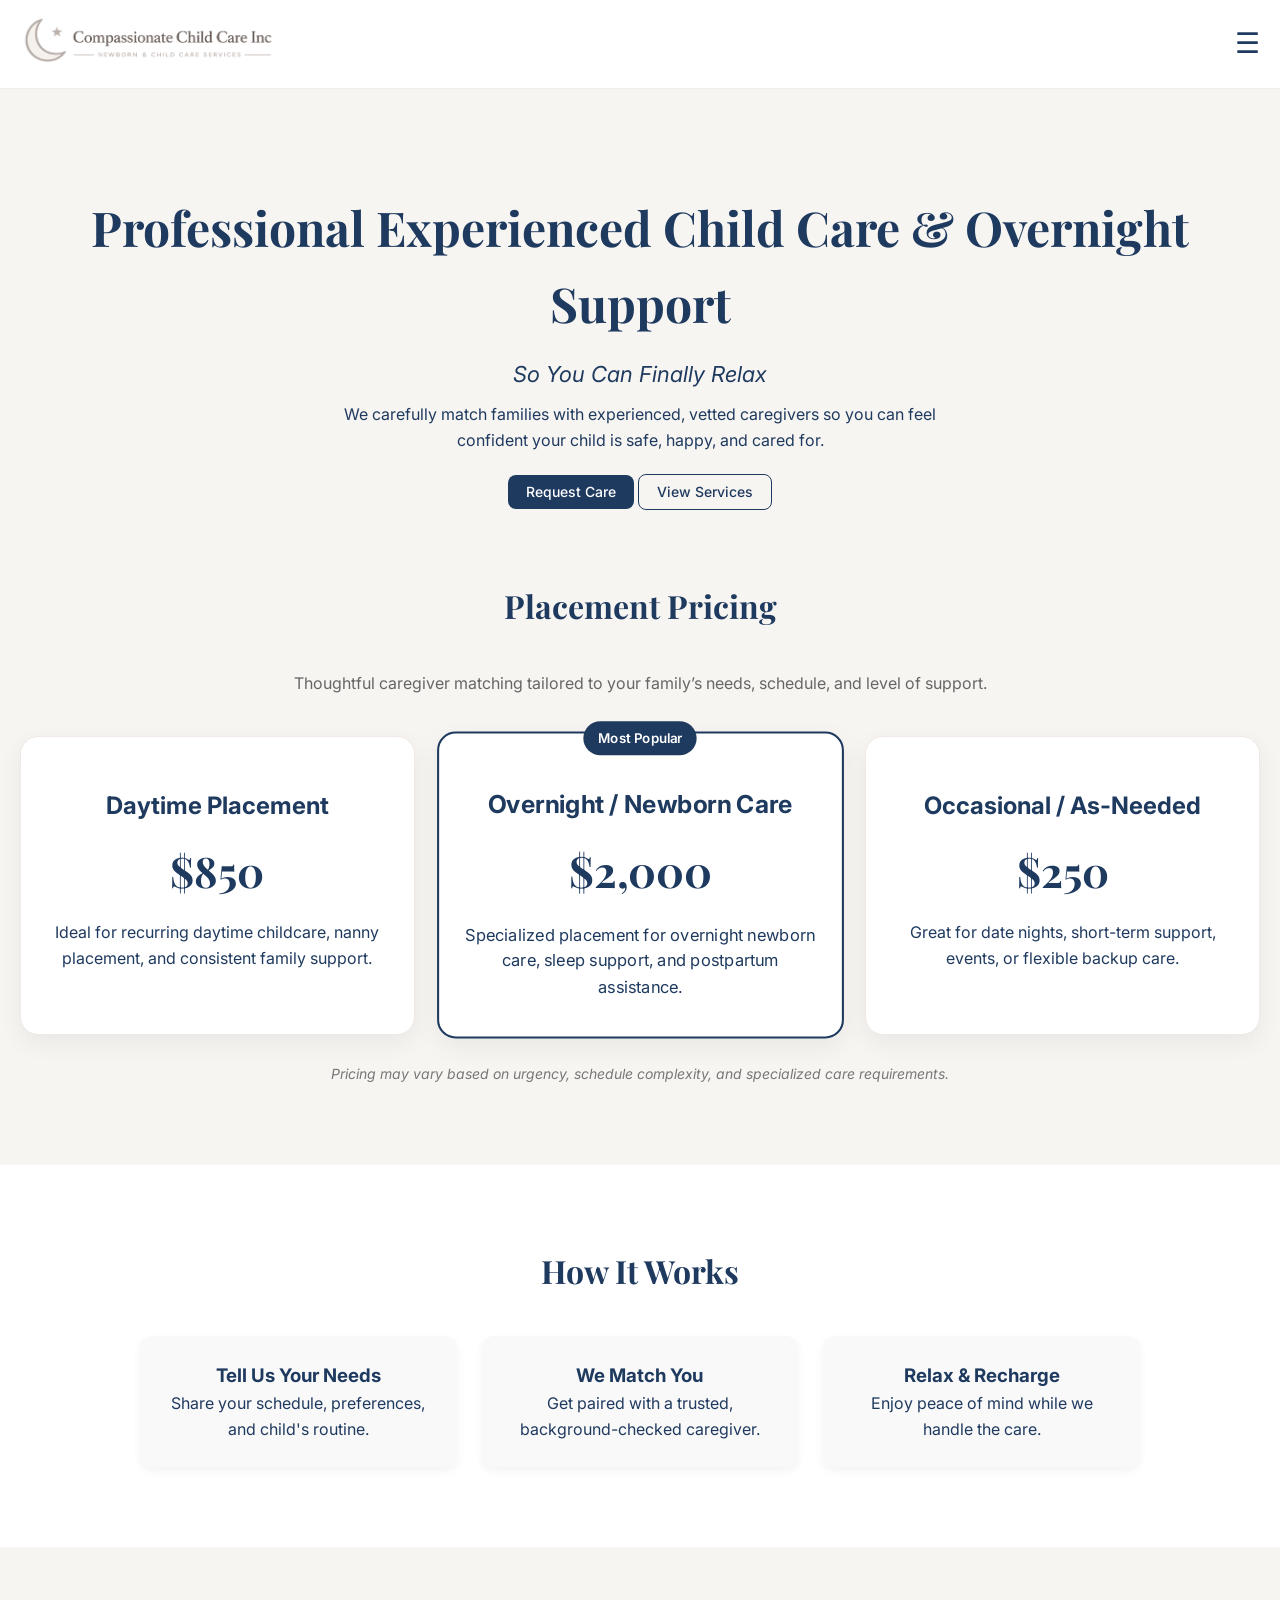
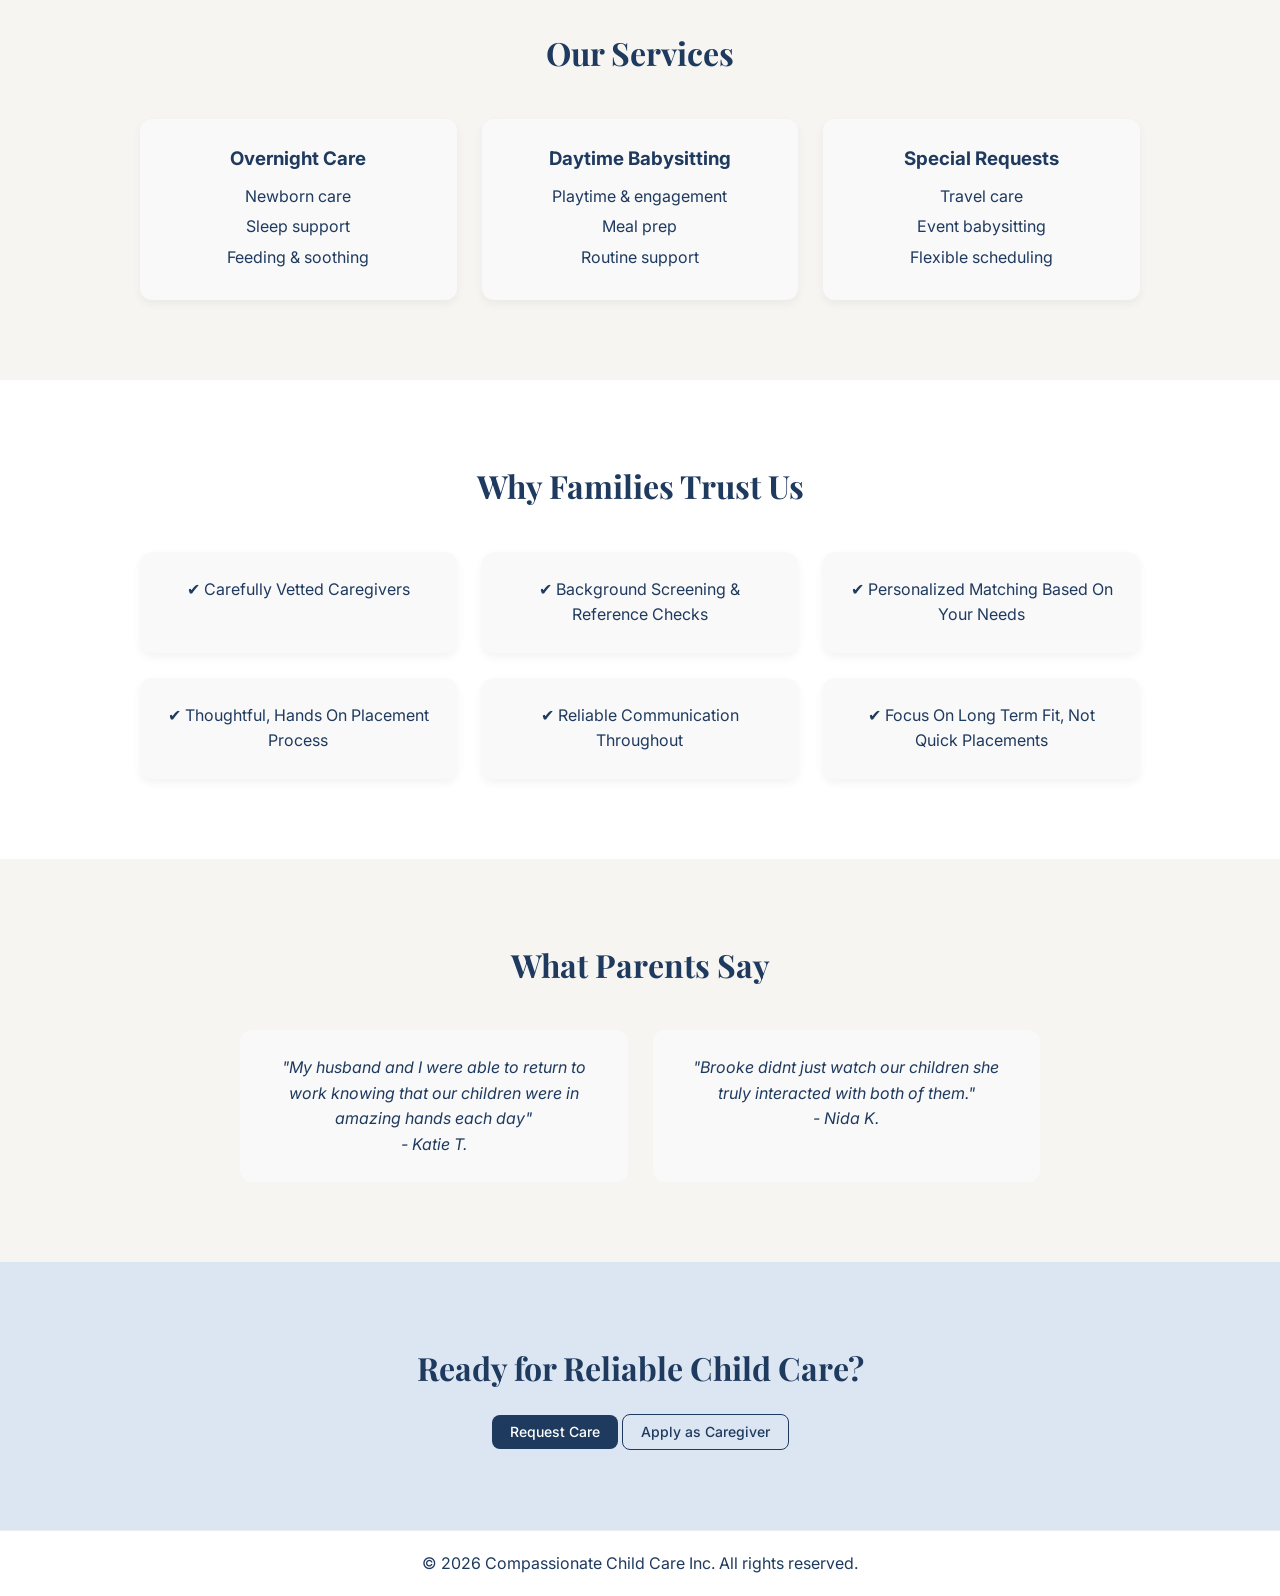
<file: index.html>
<!doctype html>
<html lang="en">
    <head>
        <meta charset="UTF-8" />
        <meta name="viewport" content="width=device-width, initial-scale=1.0" />
        <title>Compassionate Child Care Inc.</title>

        <!-- Google Fonts -->
        <link
            href="https://fonts.googleapis.com/css2?family=Playfair+Display:wght@500;700&family=Inter:wght@300;400;500;600&display=swap"
            rel="stylesheet"
        />

        <!-- External CSS -->
        <link rel="stylesheet" href="styles.css?vers=8" />
        <script src="https://ajax.googleapis.com/ajax/libs/jquery/3.7.1/jquery.min.js"></script>
        <link rel="icon" href="favicon.ico" type="image/x-icon" />
        <link rel="icon" type="image/png" sizes="32x32" href="favicon.png" />
        <link rel="icon" type="image/png" sizes="16x16" href="favicon.png" />
    </head>
    <body>
        <!-- NAVBAR -->
        <header class="navbar">
            <span>
                <div class="logo-container">
                    <!-- <a href="index.html" class="logo"
                        >Compassionate Child Care Inc</a
                    >
                    <a href="index.html" class="sub-logo"
                        >OVERNIGHT NEWBORN CARE</a
                    > -->
                    <a href="index.html"
                        ><img src="images/logo_v2.png" class="logo"
                    /></a>
                </div>

                <nav class="nav-links">
                    <a href="index.html" class="selected-tab">Home</a>
                    <a href="about.html">About</a>
                    <a href="index.html#services">Services</a>
                    <a href="index.html#how-it-works">How It Works</a>
                    <a href="testimonials.html">Testimonials</a>
                </nav>

                <div class="nav-buttons">
                    <a href="request.html" class="btn primary">Request Care</a>
                    <a href="apply.html" class="btn secondary"
                        >Apply as a Caregiver</a
                    >
                </div>
            </span>

            <div class="menu-toggle" id="menu-toggle">☰</div>
        </header>

        <!-- MOBILE MENU -->
        <div class="mobile-menu" id="mobile-menu">
            <a href="index.html" class="selected-tab">Home</a>
            <a href="about.html">About</a>
            <a href="index.html#services">Services</a>
            <a href="index.html#how-it-works">How It Works</a>
            <a href="testimonials.html">Testimonials</a>
            <a href="request.html" class="btn primary full">Request Care</a>
            <a
                href="apply.html"
                class="btn secondary full"
                style="margin-top: -10px"
                >Apply as a Caregiver</a
            >
        </div>

        <!-- <div class="hero-logo-container">
            <img src="images/CCC_logo.jpg" class="hero-logo" />
        </div> -->

        <!-- HERO -->
        <section class="hero">
            <div class="hero-content">
                <h1>Professional Experienced Child Care & Overnight Support</h1>
                <p class="subtitle">So You Can Finally Relax</p>
                <p class="description">
                    We carefully match families with experienced, vetted
                    caregivers so you can feel confident your child is safe,
                    happy, and cared for.
                </p>
                <div class="hero-buttons">
                    <a href="request.html" class="btn primary">Request Care</a>
                    <a href="index.html#services" class="btn secondary"
                        >View Services</a
                    >
                </div>
            </div>
        </section>

        <!-- PRICING -->
        <section class="section pricing-section" style="margin-top: -70px">
            <div style="max-width: 1300px">
                <h2>Placement Pricing</h2>
                <p class="pricing-subtitle">
                    Thoughtful caregiver matching tailored to your family’s
                    needs, schedule, and level of support.
                </p>

                <div class="pricing-grid">
                    <div class="pricing-card">
                        <h3>Daytime Placement</h3>
                        <div class="price">$850</div>
                        <p>
                            Ideal for recurring daytime childcare, nanny
                            placement, and consistent family support.
                        </p>
                    </div>

                    <div class="pricing-card featured">
                        <div class="pricing-badge">Most Popular</div>
                        <h3>Overnight / Newborn Care</h3>
                        <div class="price">$2,000</div>
                        <p>
                            Specialized placement for overnight newborn care,
                            sleep support, and postpartum assistance.
                        </p>
                    </div>

                    <div class="pricing-card">
                        <h3>Occasional / As-Needed</h3>
                        <div class="price">$250</div>
                        <p>
                            Great for date nights, short-term support, events,
                            or flexible backup care.
                        </p>
                    </div>
                </div>

                <p class="pricing-note">
                    Pricing may vary based on urgency, schedule complexity, and
                    specialized care requirements.
                </p>
            </div>
        </section>

        <!-- HOW IT WORKS -->
        <section class="section light" id="how-it-works">
            <h2>How It Works</h2>

            <div class="grid-3">
                <div class="home-card">
                    <h3>Tell Us Your Needs</h3>
                    <p>
                        Share your schedule, preferences, and child's routine.
                    </p>
                </div>

                <div class="home-card">
                    <h3>We Match You</h3>
                    <p>
                        Get paired with a trusted, background-checked caregiver.
                    </p>
                </div>

                <div class="home-card">
                    <h3>Relax & Recharge</h3>
                    <p>Enjoy peace of mind while we handle the care.</p>
                </div>
            </div>
        </section>

        <!-- SERVICES -->
        <section class="section" id="services">
            <h2>Our Services</h2>

            <div class="grid-3">
                <div class="home-card">
                    <h3>Overnight Care</h3>
                    <ul>
                        <li>Newborn care</li>
                        <li>Sleep support</li>
                        <li>Feeding & soothing</li>
                    </ul>
                </div>

                <div class="home-card">
                    <h3>Daytime Babysitting</h3>
                    <ul>
                        <li>Playtime & engagement</li>
                        <li>Meal prep</li>
                        <li>Routine support</li>
                    </ul>
                </div>

                <div class="home-card">
                    <h3>Special Requests</h3>
                    <ul>
                        <li>Travel care</li>
                        <li>Event babysitting</li>
                        <li>Flexible scheduling</li>
                    </ul>
                </div>
            </div>
        </section>

        <!-- TRUST -->
        <section class="section light">
            <h2>Why Families Trust Us</h2>

            <div class="grid-3">
                <div class="home-card">✔ Carefully Vetted Caregivers</div>
                <div class="home-card">
                    ✔ Background Screening & Reference Checks
                </div>
                <div class="home-card">
                    ✔ Personalized Matching Based On Your Needs
                </div>
                <div class="home-card">
                    ✔ Thoughtful, Hands On Placement Process
                </div>
                <div class="home-card">✔ Reliable Communication Throughout</div>
                <div class="home-card">
                    ✔ Focus On Long Term Fit, Not Quick Placements
                </div>
            </div>
        </section>

        <!-- TESTIMONIALS -->
        <section class="section">
            <h2>What Parents Say</h2>

            <div class="grid-2">
                <div class="testimonial">
                    <p>
                        "My husband and I were able to return to work knowing
                        that our children were in amazing hands each day"
                    </p>
                    <span>- Katie T.</span>
                </div>

                <div class="testimonial">
                    <p>
                        "Brooke didnt just watch our children she truly
                        interacted with both of them."
                    </p>
                    <span>- Nida K.</span>
                </div>
            </div>
        </section>

        <!-- CTA -->
        <section class="cta-section">
            <h2>Ready for Reliable Child Care?</h2>
            <div>
                <a href="request.html" class="btn primary">Request Care</a>
                <a href="apply.html" class="btn secondary"
                    >Apply as Caregiver</a
                >
            </div>
        </section>

        <!-- FOOTER -->
        <footer>
            <p>© 2026 Compassionate Child Care Inc. All rights reserved.</p>
        </footer>
    </body>
    <script src="script.js?vers=8"></script>
</html>
</file>
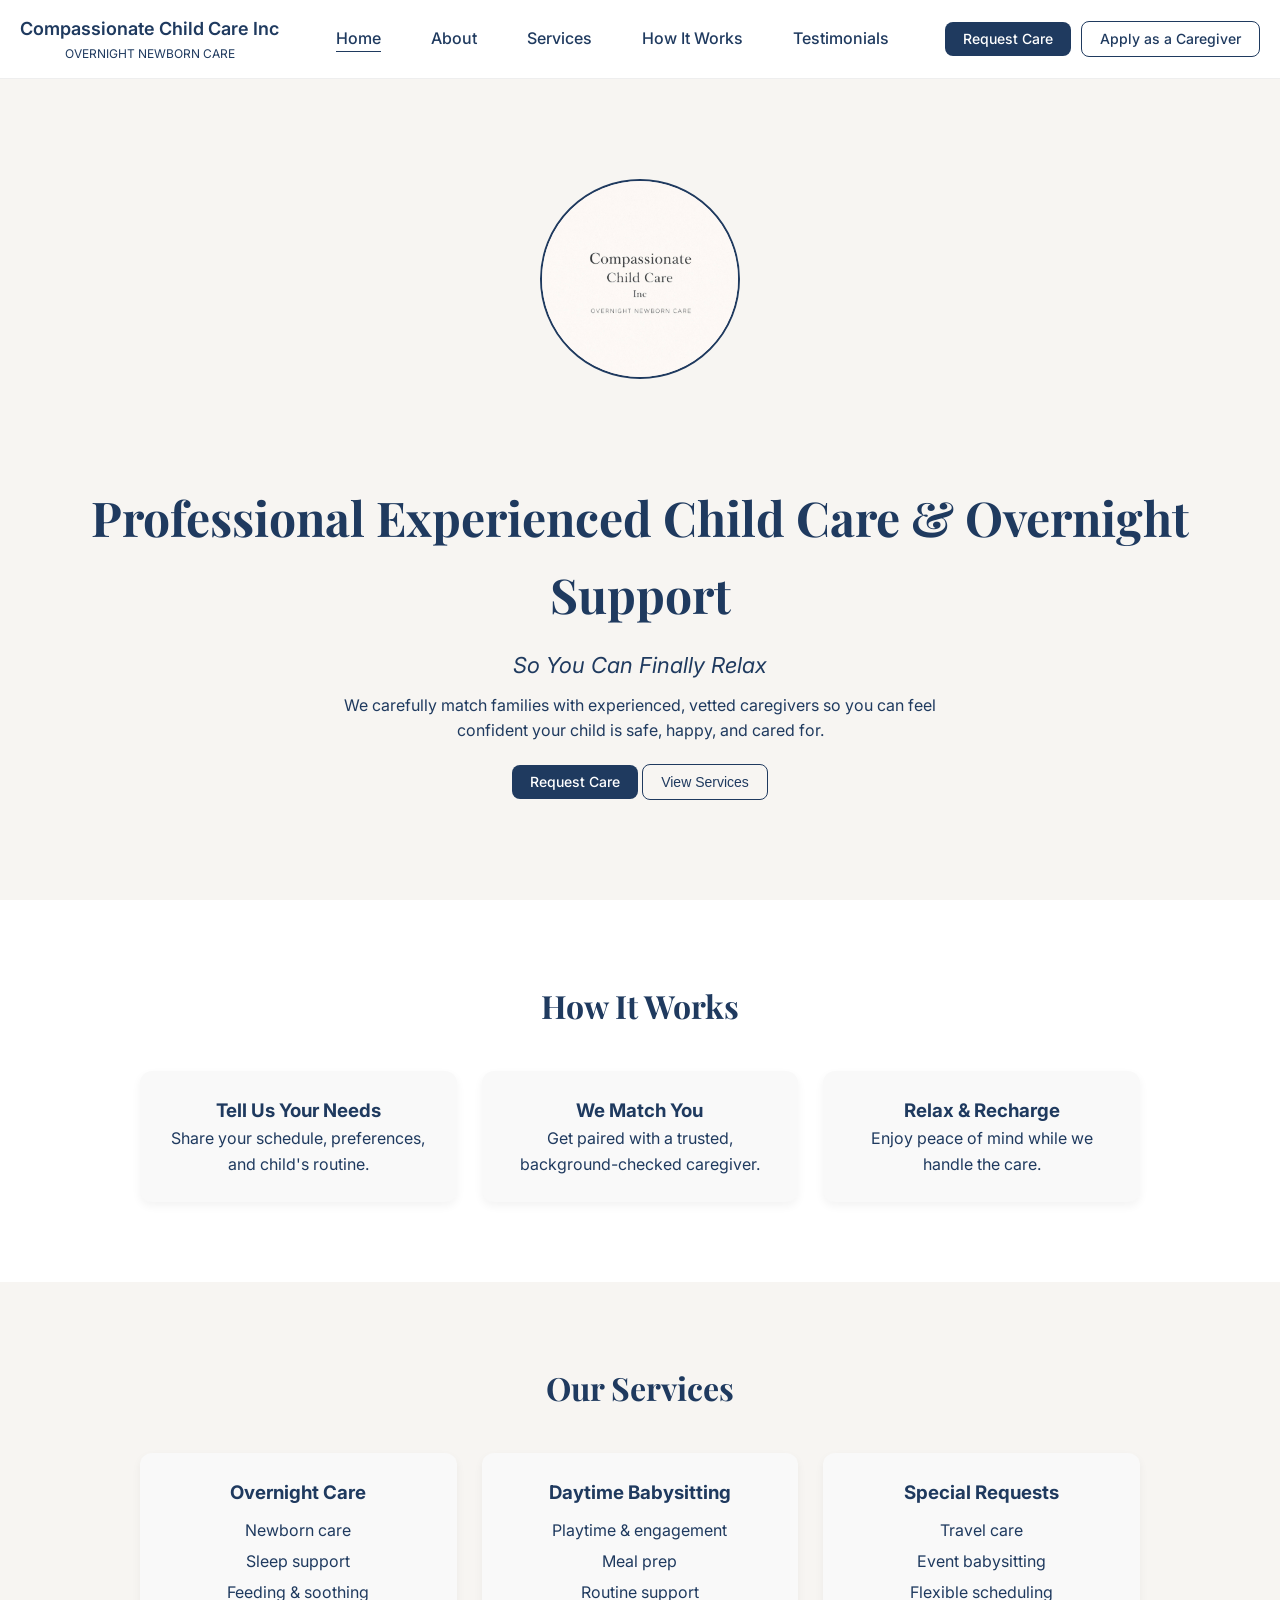
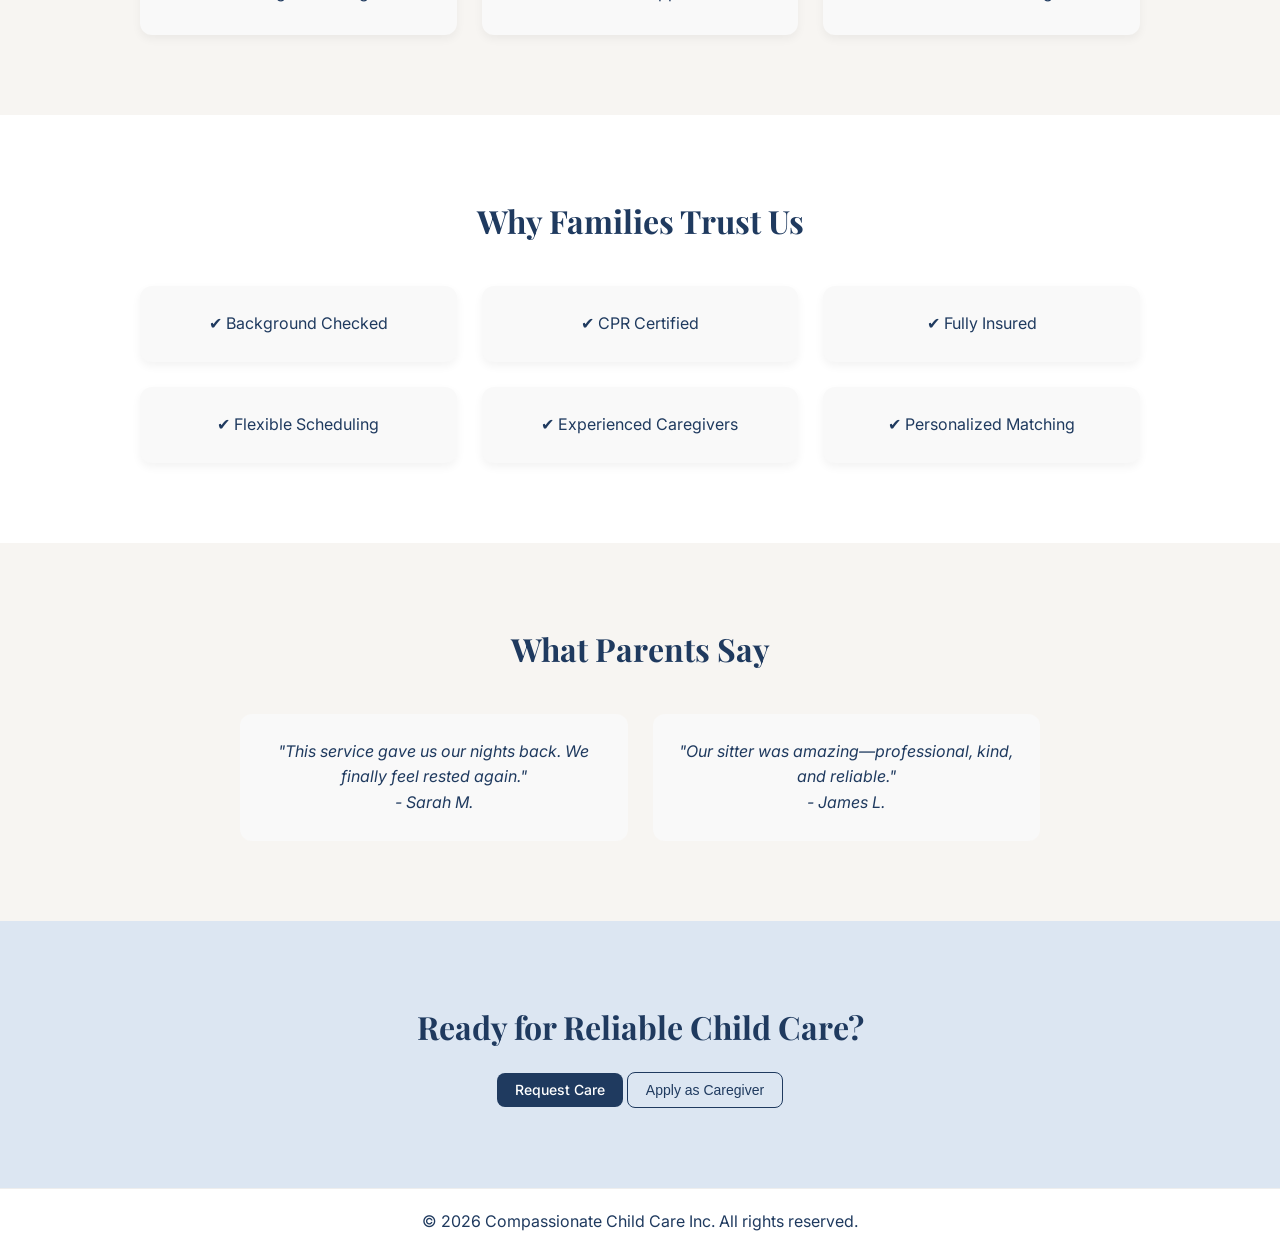
<file: frontend/index.html>
<!DOCTYPE html>
<html lang="en">
    <head>
        <meta charset="UTF-8" />
        <meta name="viewport" content="width=device-width, initial-scale=1.0" />
        <title>Compassionate Child Care Inc.</title>

        <!-- Google Fonts -->
        <link
            href="https://fonts.googleapis.com/css2?family=Playfair+Display:wght@500;700&family=Inter:wght@300;400;500;600&display=swap"
            rel="stylesheet"
        />

        <!-- External CSS -->
        <link rel="stylesheet" href="styles.css?vers=3" />
        <script src="https://ajax.googleapis.com/ajax/libs/jquery/3.7.1/jquery.min.js"></script>
        <link rel="icon" href="favicon.ico" type="image/x-icon" />
        <link rel="icon" type="image/png" sizes="32x32" href="favicon.png" />
        <link rel="icon" type="image/png" sizes="16x16" href="favicon.png" />
    </head>
    <body>
        <!-- NAVBAR -->
        <header class="navbar">
            <div class="logo-container">
                <a href="index.html" class="logo"
                    >Compassionate Child Care Inc</a
                >
                <a href="index.html" class="sub-logo">OVERNIGHT NEWBORN CARE</a>
            </div>

            <nav class="nav-links">
                <a href="index.html" class="selected-tab">Home</a>
                <a href="about.html">About</a>
                <a href="index.html#services">Services</a>
                <a href="index.html#how-it-works">How It Works</a>
                <a href="testimonials.html">Testimonials</a>
            </nav>

            <div class="nav-buttons">
                <a href="request.html" class="btn primary">Request Care</a>
                <a href="apply.html" class="btn secondary"
                    >Apply as a Caregiver</a
                >
            </div>

            <div class="menu-toggle" id="menu-toggle">☰</div>
        </header>

        <!-- MOBILE MENU -->
        <div class="mobile-menu" id="mobile-menu">
            <a href="index.html" class="selected-tab">Home</a>
            <a href="about.html">About</a>
            <a href="index.html#services">Services</a>
            <a href="index.html#how-it-works">How It Works</a>
            <a href="testimonials.html">Testimonials</a>
            <a href="request.html" class="btn primary full">Request Care</a>
            <a href="apply.html" class="btn secondary">Apply as a Caregiver</a>
        </div>

        <div class="hero-logo-container">
            <img src="images/CCC_logo.jpg" class="hero-logo" />
        </div>

        <!-- HERO -->
        <section class="hero">
            <div class="hero-content">
                <h1>Professional Experienced Child Care & Overnight Support</h1>
                <p class="subtitle">So You Can Finally Relax</p>
                <p class="description">
                    We carefully match families with experienced, vetted
                    caregivers so you can feel confident your child is safe,
                    happy, and cared for.
                </p>
                <div class="hero-buttons">
                    <a href="request.html" class="btn primary">Request Care</a>
                    <button class="btn secondary">View Services</button>
                </div>
            </div>
        </section>

        <!-- HOW IT WORKS -->
        <section class="section light" id="how-it-works">
            <h2>How It Works</h2>

            <div class="grid-3">
                <div class="card">
                    <h3>Tell Us Your Needs</h3>
                    <p>
                        Share your schedule, preferences, and child's routine.
                    </p>
                </div>

                <div class="card">
                    <h3>We Match You</h3>
                    <p>
                        Get paired with a trusted, background-checked caregiver.
                    </p>
                </div>

                <div class="card">
                    <h3>Relax & Recharge</h3>
                    <p>Enjoy peace of mind while we handle the care.</p>
                </div>
            </div>
        </section>

        <!-- SERVICES -->
        <section class="section" id="services">
            <h2>Our Services</h2>

            <div class="grid-3">
                <div class="card">
                    <h3>Overnight Care</h3>
                    <ul>
                        <li>Newborn care</li>
                        <li>Sleep support</li>
                        <li>Feeding & soothing</li>
                    </ul>
                </div>

                <div class="card">
                    <h3>Daytime Babysitting</h3>
                    <ul>
                        <li>Playtime & engagement</li>
                        <li>Meal prep</li>
                        <li>Routine support</li>
                    </ul>
                </div>

                <div class="card">
                    <h3>Special Requests</h3>
                    <ul>
                        <li>Travel care</li>
                        <li>Event babysitting</li>
                        <li>Flexible scheduling</li>
                    </ul>
                </div>
            </div>
        </section>

        <!-- TRUST -->
        <section class="section light">
            <h2>Why Families Trust Us</h2>

            <div class="grid-3">
                <div class="card">✔ Background Checked</div>
                <div class="card">✔ CPR Certified</div>
                <div class="card">✔ Fully Insured</div>
                <div class="card">✔ Flexible Scheduling</div>
                <div class="card">✔ Experienced Caregivers</div>
                <div class="card">✔ Personalized Matching</div>
            </div>
        </section>

        <!-- TESTIMONIALS -->
        <section class="section">
            <h2>What Parents Say</h2>

            <div class="grid-2">
                <div class="testimonial">
                    <p>
                        "This service gave us our nights back. We finally feel
                        rested again."
                    </p>
                    <span>- Sarah M.</span>
                </div>

                <div class="testimonial">
                    <p>
                        "Our sitter was amazing—professional, kind, and
                        reliable."
                    </p>
                    <span>- James L.</span>
                </div>
            </div>
        </section>

        <!-- CTA -->
        <section class="cta-section">
            <h2>Ready for Reliable Child Care?</h2>
            <div>
                <a href="request.html" class="btn primary">Request Care</a>
                <button class="btn secondary">Apply as Caregiver</button>
            </div>
        </section>

        <!-- FOOTER -->
        <footer>
            <p>© 2026 Compassionate Child Care Inc. All rights reserved.</p>
        </footer>
    </body>
    <script src="script.js?vers=3"></script>
</html>
</file>
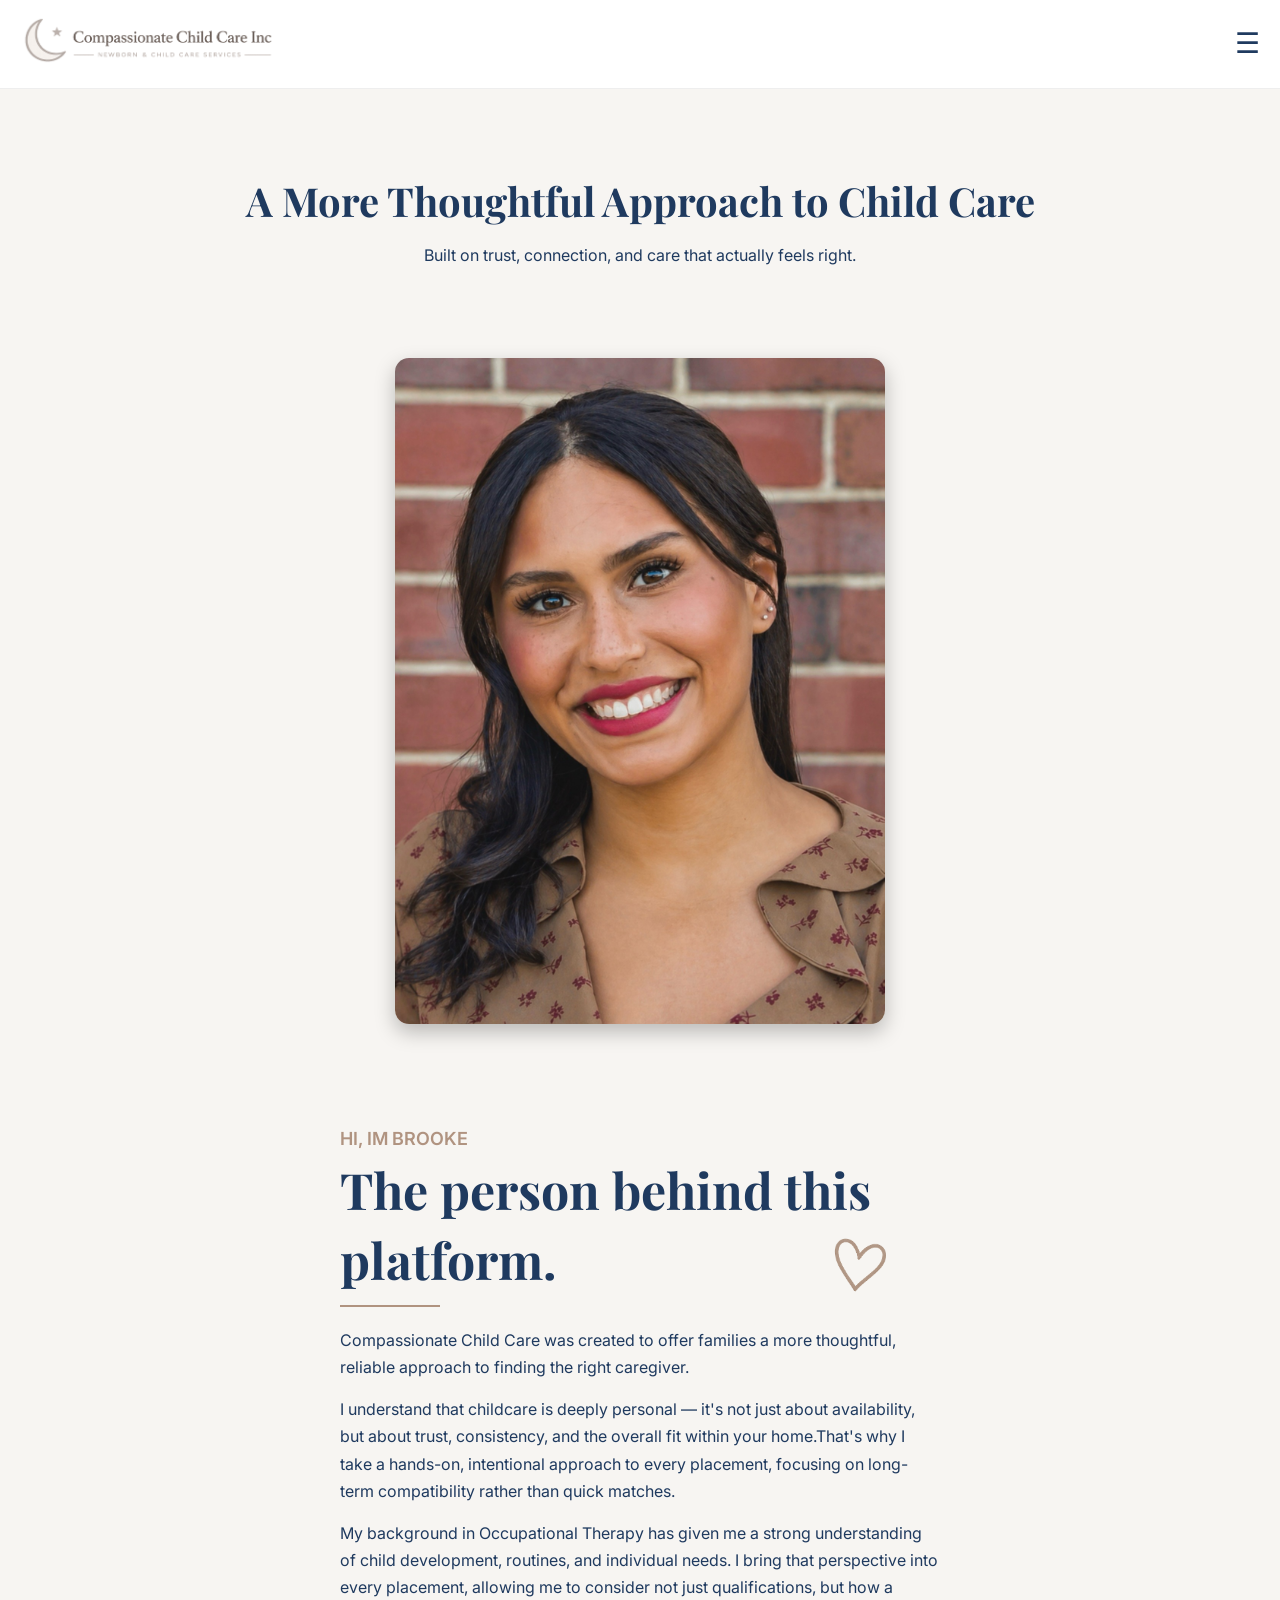
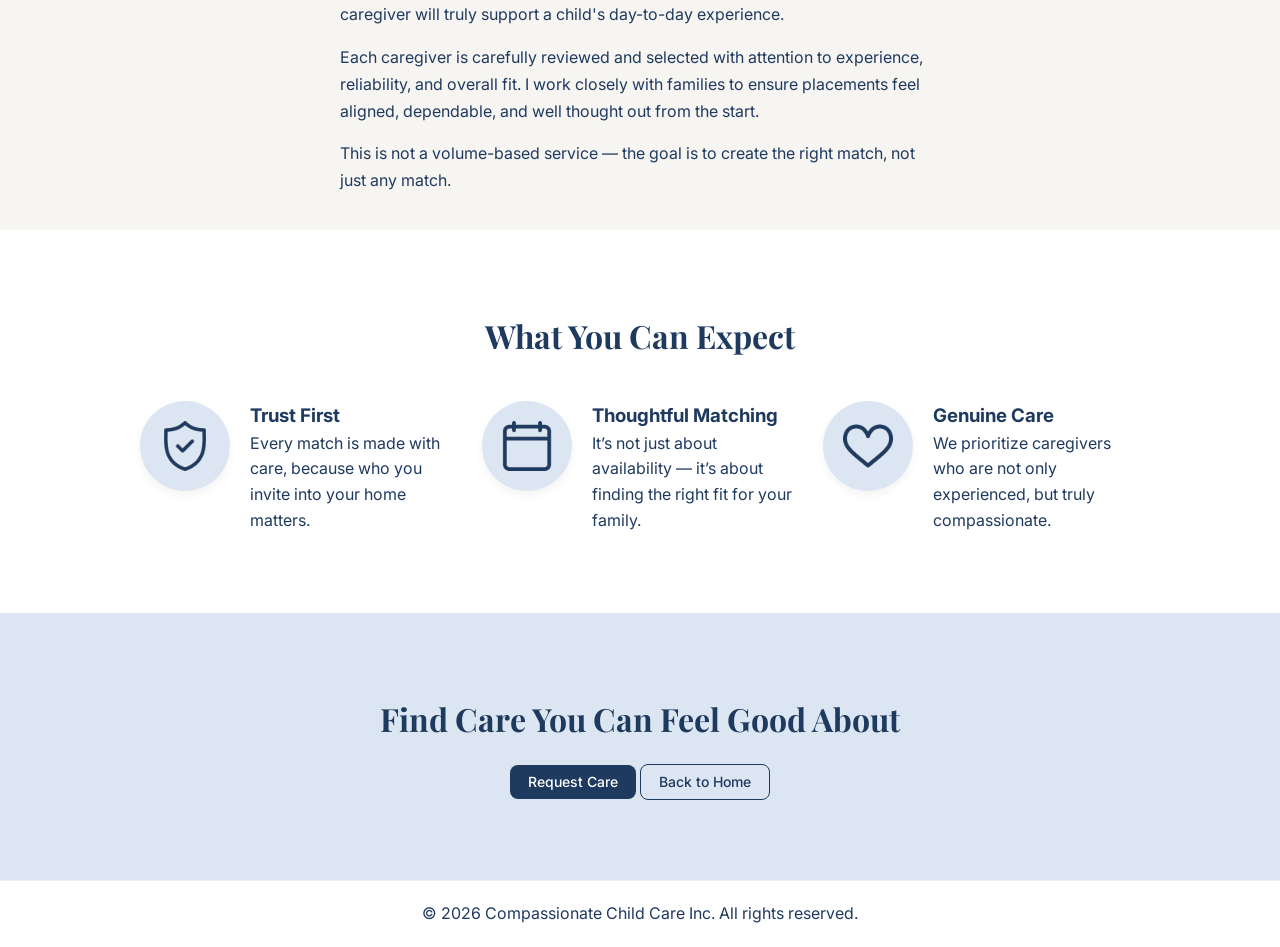
<file: about.html>
<!doctype html>
<html lang="en">
    <head>
        <meta charset="UTF-8" />
        <meta name="viewport" content="width=device-width, initial-scale=1.0" />
        <title>About | Compassionate Child Care Inc.</title>

        <!-- Google Fonts -->
        <link
            href="https://fonts.googleapis.com/css2?family=Playfair+Display:wght@500;700&family=Inter:wght@300;400;500;600&display=swap"
            rel="stylesheet"
        />

        <!-- External CSS -->
        <link rel="stylesheet" href="styles.css?vers=8" />
        <script src="https://ajax.googleapis.com/ajax/libs/jquery/3.7.1/jquery.min.js"></script>
        <link rel="icon" href="favicon.ico" type="image/x-icon" />
        <link rel="icon" type="image/png" sizes="32x32" href="favicon.png" />
        <link rel="icon" type="image/png" sizes="16x16" href="favicon.png" />
    </head>

    <body>
        <!-- NAVBAR -->
        <header class="navbar">
            <span>
                <div class="logo-container">
                    <!-- <a href="index.html" class="logo"
                        >Compassionate Child Care Inc</a
                    >
                    <a href="index.html" class="sub-logo"
                        >OVERNIGHT NEWBORN CARE</a
                    > -->
                    <a href="index.html"
                        ><img src="images/logo_v2.png" class="logo"
                    /></a>
                </div>

                <nav class="nav-links">
                    <a href="index.html">Home</a>
                    <a href="about.html" class="selected-tab">About</a>
                    <a href="index.html#services">Services</a>
                    <a href="index.html#how-it-works">How It Works</a>
                    <a href="testimonials.html">Testimonials</a>
                </nav>

                <div class="nav-buttons">
                    <a href="request.html" class="btn primary">Request Care</a>
                    <a href="apply.html" class="btn secondary"
                        >Apply as a Caregiver</a
                    >
                </div>
            </span>

            <div class="menu-toggle" id="menu-toggle">☰</div>
        </header>

        <!-- MOBILE MENU -->
        <div class="mobile-menu" id="mobile-menu">
            <a href="index.html">Home</a>
            <a href="about.html" class="selected-tab">About</a>
            <a href="index.html#services">Services</a>
            <a href="index.html#how-it-works">How It Works</a>
            <a href="testimonials.html">Testimonials</a>
            <a href="request.html" class="btn primary full">Request Care</a>
            <a
                href="apply.html"
                class="btn secondary full"
                style="margin-top: -10px"
                >Apply as a Caregiver</a
            >
        </div>

        <!-- HERO -->
        <section class="section" style="margin-bottom: -50px">
            <h1 class="form-title">A More Thoughtful Approach to Child Care</h1>
            <p class="form-subtitle">
                Built on trust, connection, and care that actually feels right.
            </p>
        </section>

        <!-- MAIN STORY -->
        <section class="about-container">
            <div class="about-img-card">
                <img src="images/brooke.jpg" class="about-img" />
            </div>
            <!-- <img src="images/brooke.jpg" class="about-img" /> -->

            <div class="about-card">
                <p
                    class="about-intro"
                    style="color: #b09380; margin-bottom: 0px"
                >
                    HI, IM BROOKE
                </p>
                <h2
                    style="
                        font-size: 50px;
                        line-height: 70px;
                        position: relative;
                    "
                >
                    The person behind this platform.
                    <img
                        src="images/heart_icon.png"
                        style="
                            height: 60px;
                            position: absolute;
                            right: 50px;
                            bottom: 0px;
                        "
                    />
                </h2>
                <div
                    style="
                        height: 2px;
                        width: 100px;
                        background-color: #b09380;
                        margin-top: -30px;
                        margin-bottom: 20px;
                    "
                ></div>
                <p>
                    Compassionate Child Care was created to offer families a
                    more thoughtful, reliable approach to finding the right
                    caregiver.
                </p>

                <p>
                    I understand that childcare is deeply personal — it's not
                    just about availability, but about trust, consistency, and
                    the overall fit within your home.That's why I take a
                    hands-on, intentional approach to every placement, focusing
                    on long-term compatibility rather than quick matches.
                </p>

                <p>
                    My background in Occupational Therapy has given me a strong
                    understanding of child development, routines, and individual
                    needs. I bring that perspective into every placement,
                    allowing me to consider not just qualifications, but how a
                    caregiver will truly support a child's day-to-day
                    experience.
                </p>

                <p>
                    Each caregiver is carefully reviewed and selected with
                    attention to experience, reliability, and overall fit. I
                    work closely with families to ensure placements feel
                    aligned, dependable, and well thought out from the start.
                </p>

                <p>
                    This is not a volume-based service — the goal is to create
                    the right match, not just any match.
                </p>
            </div>
        </section>

        <!-- VALUES -->
        <section class="section light">
            <h2>What You Can Expect</h2>

            <div class="grid-3">
                <div class="card">
                    <div class="about-icon-container">
                        <img src="images/security_v2.png" class="about-icon" />
                    </div>
                    <div class="about-icon-text">
                        <h3>Trust First</h3>
                        <p style="text-align: start">
                            Every match is made with care, because who you
                            invite into your home matters.
                        </p>
                    </div>
                </div>

                <div class="card">
                    <div class="about-icon-container">
                        <img src="images/calendar_v2.png" class="about-icon" />
                    </div>
                    <div class="about-icon-text">
                        <h3>Thoughtful Matching</h3>
                        <p style="text-align: start">
                            It’s not just about availability — it’s about
                            finding the right fit for your family.
                        </p>
                    </div>
                </div>

                <div class="card">
                    <div class="about-icon-container">
                        <img src="images/heart_v2.png" class="about-icon" />
                    </div>
                    <div class="about-icon-text">
                        <h3>Genuine Care</h3>
                        <p style="text-align: start">
                            We prioritize caregivers who are not only
                            experienced, but truly compassionate.
                        </p>
                    </div>
                </div>
            </div>
        </section>

        <!-- CTA -->
        <section class="cta-section">
            <h2>Find Care You Can Feel Good About</h2>
            <div>
                <a href="request.html" class="btn primary">Request Care</a>
                <a href="index.html" class="btn secondary">Back to Home</a>
            </div>
        </section>

        <!-- FOOTER -->
        <footer>
            <p>© 2026 Compassionate Child Care Inc. All rights reserved.</p>
        </footer>

        <!-- SCRIPT -->
        <script>
            const toggle = document.getElementById("menu-toggle");
            const menu = document.getElementById("mobile-menu");

            if (toggle && menu) {
                toggle.addEventListener("click", () => {
                    menu.classList.toggle("active");
                });
            }
        </script>
        <script src="script.js?vers=8"></script>
    </body>
</html>
</file>
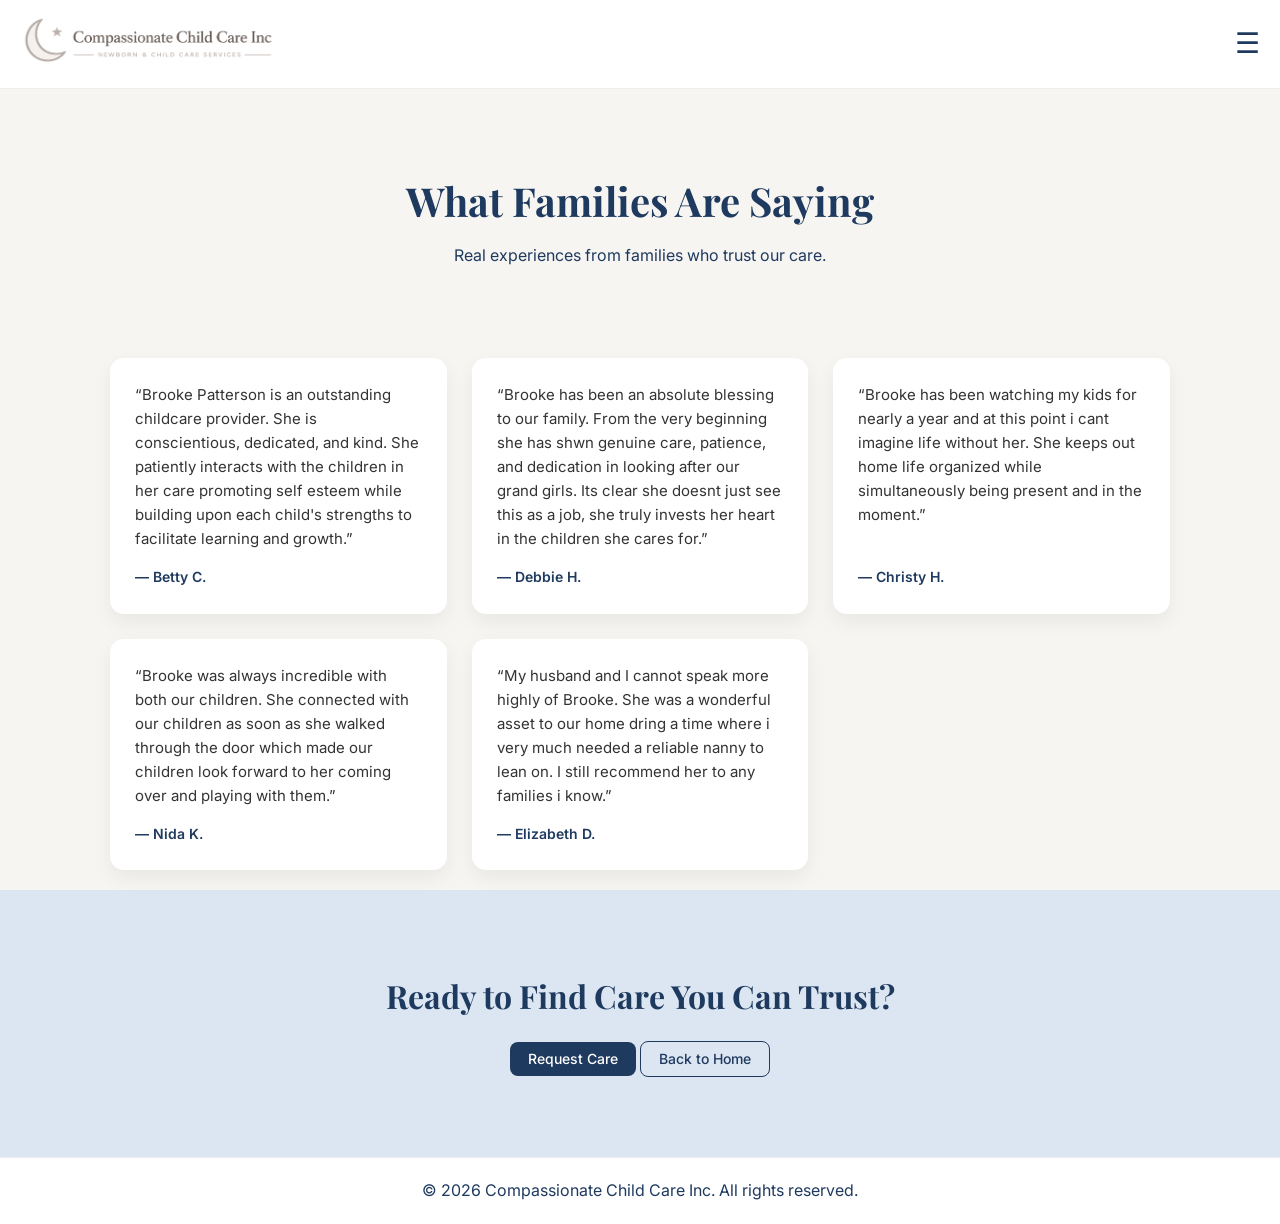
<file: testimonials.html>
<!doctype html>
<html lang="en">
    <head>
        <meta charset="UTF-8" />
        <meta name="viewport" content="width=device-width, initial-scale=1.0" />
        <title>Testimonials | Compassionate Child Care Inc.</title>

        <!-- Google Fonts -->
        <link
            href="https://fonts.googleapis.com/css2?family=Playfair+Display:wght@500;700&family=Inter:wght@300;400;500;600&display=swap"
            rel="stylesheet"
        />

        <!-- External CSS -->
        <link rel="stylesheet" href="styles.css?vers=8" />
        <script src="https://ajax.googleapis.com/ajax/libs/jquery/3.7.1/jquery.min.js"></script>
        <link rel="icon" href="favicon.ico" type="image/x-icon" />
        <link rel="icon" type="image/png" sizes="32x32" href="favicon.png" />
        <link rel="icon" type="image/png" sizes="16x16" href="favicon.png" />
    </head>

    <body>
        <!-- NAVBAR -->
        <header class="navbar">
            <span>
                <div class="logo-container">
                    <!-- <a href="index.html" class="logo"
                        >Compassionate Child Care Inc</a
                    >
                    <a href="index.html" class="sub-logo"
                        >OVERNIGHT NEWBORN CARE</a
                    > -->
                    <a href="index.html"
                        ><img src="images/logo_v2.png" class="logo"
                    /></a>
                </div>

                <nav class="nav-links">
                    <a href="index.html">Home</a>
                    <a href="about.html">About</a>
                    <a href="index.html#services">Services</a>
                    <a href="index.html#how-it-works">How It Works</a>
                    <a href="testimonials.html" class="selected-tab"
                        >Testimonials</a
                    >
                </nav>

                <div class="nav-buttons">
                    <a href="request.html" class="btn primary">Request Care</a>
                    <a href="apply.html" class="btn secondary"
                        >Apply as a Caregiver</a
                    >
                </div>
            </span>

            <div class="menu-toggle" id="menu-toggle">☰</div>
        </header>

        <!-- MOBILE MENU -->
        <div class="mobile-menu" id="mobile-menu">
            <a href="index.html">Home</a>
            <a href="about.html">About</a>
            <a href="index.html#services">Services</a>
            <a href="index.html#how-it-works">How It Works</a>
            <a href="testimonials.html" class="selected-tab">Testimonials</a>
            <a href="request.html" class="btn primary full">Request Care</a>
            <a
                href="apply.html"
                class="btn secondary full"
                style="margin-top: -10px"
                >Apply as a Caregiver</a
            >
        </div>

        <!-- HERO -->
        <section class="section" style="margin-bottom: -50px">
            <h1 class="form-title">What Families Are Saying</h1>
            <p class="form-subtitle">
                Real experiences from families who trust our care.
            </p>
        </section>

        <!-- TESTIMONIALS GRID -->
        <section class="testimonials-container">
            <div class="testimonial-card">
                <p class="quote">
                    “Brooke Patterson is an outstanding childcare provider. She
                    is conscientious, dedicated, and kind. She patiently
                    interacts with the children in her care promoting self
                    esteem while building upon each child's strengths to
                    facilitate learning and growth.”
                </p>
                <div class="author">— Betty C.</div>
            </div>

            <div class="testimonial-card">
                <p class="quote">
                    “Brooke has been an absolute blessing to our family. From
                    the very beginning she has shwn genuine care, patience, and
                    dedication in looking after our grand girls. Its clear she
                    doesnt just see this as a job, she truly invests her heart
                    in the children she cares for.”
                </p>
                <div class="author">— Debbie H.</div>
            </div>

            <div class="testimonial-card">
                <p class="quote">
                    “Brooke has been watching my kids for nearly a year and at
                    this point i cant imagine life without her. She keeps out
                    home life organized while simultaneously being present and
                    in the moment.”
                </p>
                <div class="author">— Christy H.</div>
            </div>

            <div class="testimonial-card">
                <p class="quote">
                    “Brooke was always incredible with both our children. She
                    connected with our children as soon as she walked through
                    the door which made our children look forward to her coming
                    over and playing with them.”
                </p>
                <div class="author">— Nida K.</div>
            </div>

            <div class="testimonial-card">
                <p class="quote">
                    “My husband and I cannot speak more highly of Brooke. She
                    was a wonderful asset to our home dring a time where i very
                    much needed a reliable nanny to lean on. I still recommend
                    her to any families i know.”
                </p>
                <div class="author">— Elizabeth D.</div>
            </div>

            <!-- <div class="testimonial-card">
                <p class="quote">
                    “Our caregiver has become such a positive presence in our
                    home. This service made all the difference for our family.”
                </p>
                <div class="author">— (NOT REAL).</div>
            </div>

            <div class="testimonial-card">
                <p class="quote">
                    “From the first interaction, everything felt professional
                    but still very personal. That's rare and we really
                    appreciated it.”
                </p>
                <div class="author">— (NOT REAL).</div>
            </div> -->
        </section>

        <!-- CTA -->
        <section class="cta-section">
            <h2>Ready to Find Care You Can Trust?</h2>
            <div>
                <a href="request.html" class="btn primary">Request Care</a>
                <a href="index.html" class="btn secondary">Back to Home</a>
            </div>
        </section>

        <!-- FOOTER -->
        <footer>
            <p>© 2026 Compassionate Child Care Inc. All rights reserved.</p>
        </footer>

        <!-- SCRIPT -->
        <script>
            const toggle = document.getElementById("menu-toggle");
            const menu = document.getElementById("mobile-menu");

            if (toggle && menu) {
                toggle.addEventListener("click", () => {
                    menu.classList.toggle("active");
                });
            }
        </script>
    </body>
    <script src="script.js?vers=8"></script>
</html>
</file>
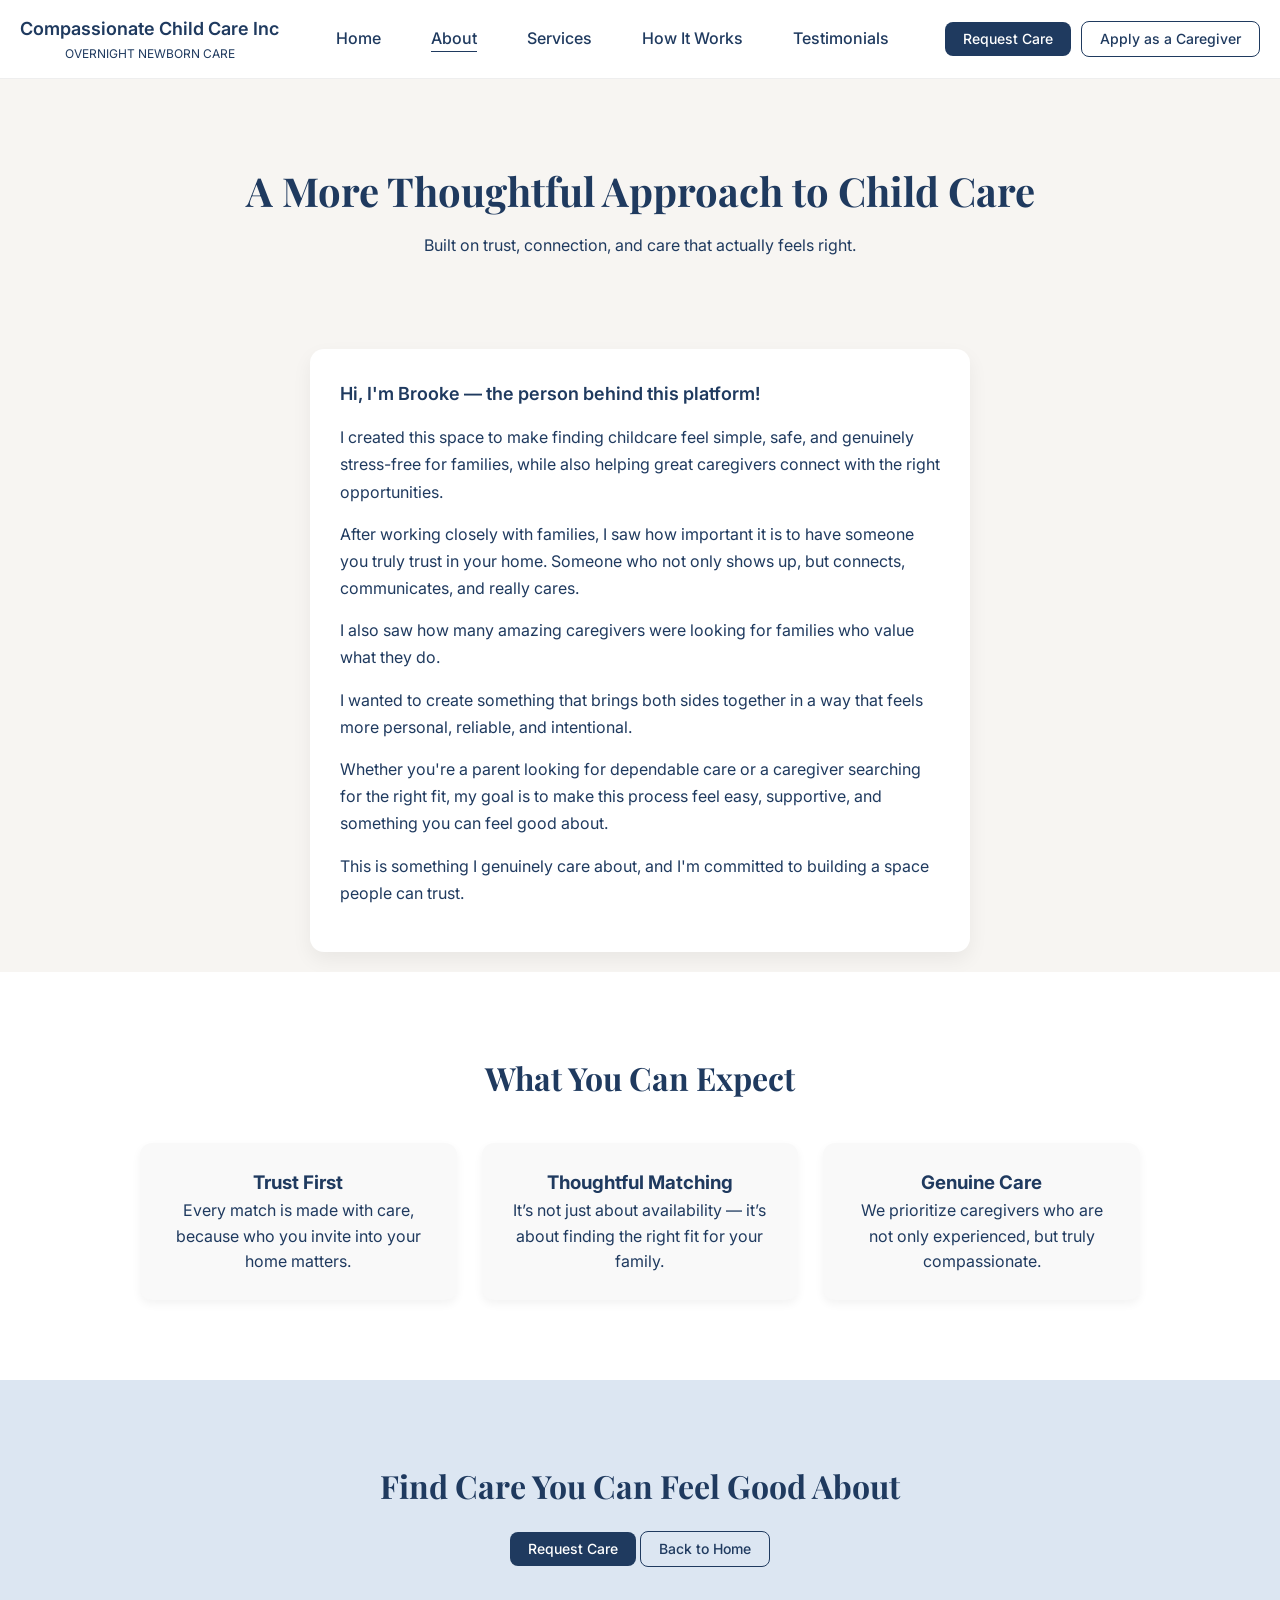
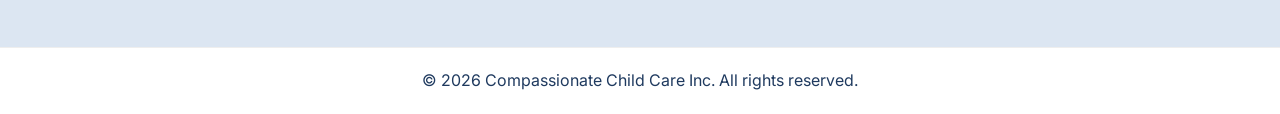
<file: frontend/about.html>
<!DOCTYPE html>
<html lang="en">
    <head>
        <meta charset="UTF-8" />
        <meta name="viewport" content="width=device-width, initial-scale=1.0" />
        <title>About | Compassionate Child Care Inc.</title>

        <!-- Google Fonts -->
        <link
            href="https://fonts.googleapis.com/css2?family=Playfair+Display:wght@500;700&family=Inter:wght@300;400;500;600&display=swap"
            rel="stylesheet"
        />

        <!-- External CSS -->
        <link rel="stylesheet" href="styles.css" />
        <script src="https://ajax.googleapis.com/ajax/libs/jquery/3.7.1/jquery.min.js"></script>
        <link rel="icon" href="favicon.ico" type="image/x-icon" />
        <link rel="icon" type="image/png" sizes="32x32" href="favicon.png" />
        <link rel="icon" type="image/png" sizes="16x16" href="favicon.png" />
    </head>

    <body>
        <!-- NAVBAR -->
        <header class="navbar">
            <div class="logo-container">
                <a href="index.html" class="logo"
                    >Compassionate Child Care Inc</a
                >
                <a href="index.html" class="sub-logo">OVERNIGHT NEWBORN CARE</a>
            </div>

            <nav class="nav-links">
                <a href="index.html">Home</a>
                <a href="about.html" class="selected-tab">About</a>
                <a href="index.html#services">Services</a>
                <a href="index.html#how-it-works">How It Works</a>
                <a href="testimonials.html">Testimonials</a>
            </nav>

            <div class="nav-buttons">
                <a href="request.html" class="btn primary">Request Care</a>
                <a href="apply.html" class="btn secondary"
                    >Apply as a Caregiver</a
                >
            </div>

            <div class="menu-toggle" id="menu-toggle">☰</div>
        </header>

        <!-- MOBILE MENU -->
        <div class="mobile-menu" id="mobile-menu">
            <a href="index.html" class="selected-tab">Home</a>
            <a href="about.html">About</a>
            <a href="index.html#services">Services</a>
            <a href="index.html#how-it-works">How It Works</a>
            <a href="testimonials.html">Testimonials</a>
            <a href="request.html" class="btn primary full">Request Care</a>
            <a href="apply.html" class="btn secondary">Apply as a Caregiver</a>
        </div>

        <!-- HERO -->
        <section class="section" style="margin-bottom: -50px">
            <h1 class="form-title">A More Thoughtful Approach to Child Care</h1>
            <p class="form-subtitle">
                Built on trust, connection, and care that actually feels right.
            </p>
        </section>

        <!-- MAIN STORY -->
        <section class="about-container">
            <div class="about-card">
                <p class="about-intro">
                    Hi, I'm Brooke — the person behind this platform!
                </p>

                <p>
                    I created this space to make finding childcare feel simple,
                    safe, and genuinely stress-free for families, while also
                    helping great caregivers connect with the right
                    opportunities.
                </p>

                <p>
                    After working closely with families, I saw how important it
                    is to have someone you truly trust in your home. Someone who
                    not only shows up, but connects, communicates, and really
                    cares.
                </p>

                <p>
                    I also saw how many amazing caregivers were looking for
                    families who value what they do.
                </p>

                <p>
                    I wanted to create something that brings both sides together
                    in a way that feels more personal, reliable, and
                    intentional.
                </p>

                <p>
                    Whether you're a parent looking for dependable care or a
                    caregiver searching for the right fit, my goal is to make
                    this process feel easy, supportive, and something you can
                    feel good about.
                </p>

                <p>
                    This is something I genuinely care about, and I'm committed
                    to building a space people can trust.
                </p>
            </div>
        </section>

        <!-- VALUES -->
        <section class="section light">
            <h2>What You Can Expect</h2>

            <div class="grid-3">
                <div class="card">
                    <h3>Trust First</h3>
                    <p>
                        Every match is made with care, because who you invite
                        into your home matters.
                    </p>
                </div>

                <div class="card">
                    <h3>Thoughtful Matching</h3>
                    <p>
                        It’s not just about availability — it’s about finding
                        the right fit for your family.
                    </p>
                </div>

                <div class="card">
                    <h3>Genuine Care</h3>
                    <p>
                        We prioritize caregivers who are not only experienced,
                        but truly compassionate.
                    </p>
                </div>
            </div>
        </section>

        <!-- CTA -->
        <section class="cta-section">
            <h2>Find Care You Can Feel Good About</h2>
            <div>
                <a href="request.html" class="btn primary">Request Care</a>
                <a href="index.html" class="btn secondary">Back to Home</a>
            </div>
        </section>

        <!-- FOOTER -->
        <footer>
            <p>© 2026 Compassionate Child Care Inc. All rights reserved.</p>
        </footer>

        <!-- SCRIPT -->
        <script>
            const toggle = document.getElementById("menu-toggle");
            const menu = document.getElementById("mobile-menu");

            if (toggle && menu) {
                toggle.addEventListener("click", () => {
                    menu.classList.toggle("active");
                });
            }
        </script>
    </body>
</html>
</file>
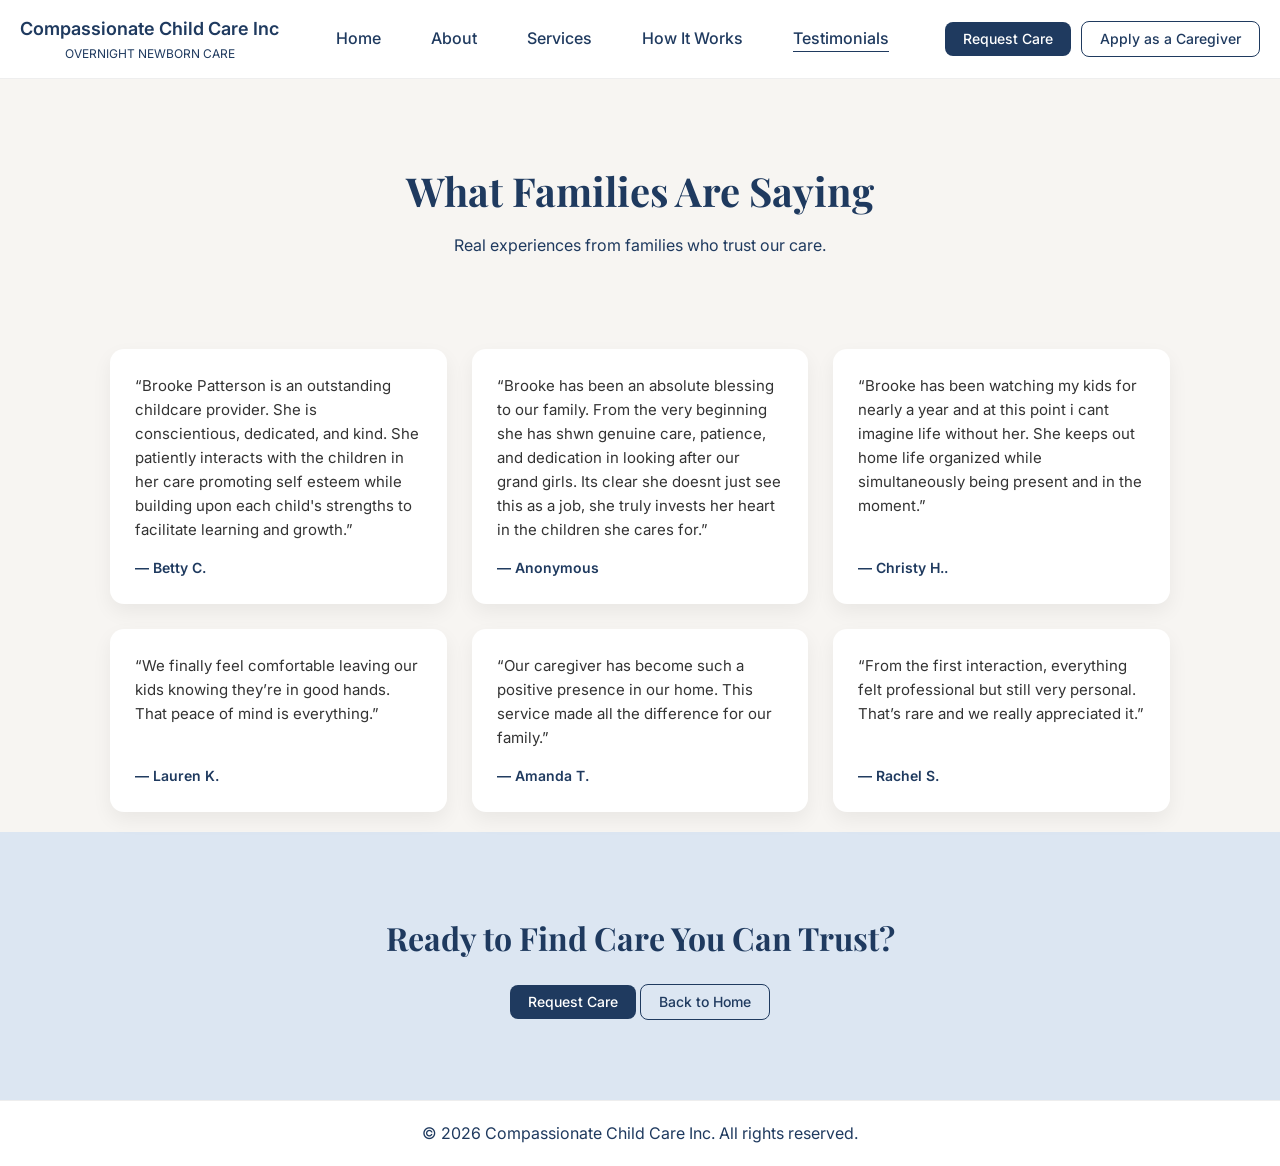
<file: frontend/testimonials.html>
<!DOCTYPE html>
<html lang="en">
    <head>
        <meta charset="UTF-8" />
        <meta name="viewport" content="width=device-width, initial-scale=1.0" />
        <title>Testimonials | Compassionate Child Care Inc.</title>

        <!-- Google Fonts -->
        <link
            href="https://fonts.googleapis.com/css2?family=Playfair+Display:wght@500;700&family=Inter:wght@300;400;500;600&display=swap"
            rel="stylesheet"
        />

        <!-- External CSS -->
        <link rel="stylesheet" href="styles.css" />
        <script src="https://ajax.googleapis.com/ajax/libs/jquery/3.7.1/jquery.min.js"></script>
        <link rel="icon" href="favicon.ico" type="image/x-icon" />
        <link rel="icon" type="image/png" sizes="32x32" href="favicon.png" />
        <link rel="icon" type="image/png" sizes="16x16" href="favicon.png" />
    </head>

    <body>
        <!-- NAVBAR -->
        <header class="navbar">
            <div class="logo-container">
                <a href="index.html" class="logo"
                    >Compassionate Child Care Inc</a
                >
                <a href="index.html" class="sub-logo">OVERNIGHT NEWBORN CARE</a>
            </div>

            <nav class="nav-links">
                <a href="index.html">Home</a>
                <a href="about.html">About</a>
                <a href="index.html#services">Services</a>
                <a href="index.html#how-it-works">How It Works</a>
                <a href="testimonials.html" class="selected-tab"
                    >Testimonials</a
                >
            </nav>

            <div class="nav-buttons">
                <a href="request.html" class="btn primary">Request Care</a>
                <a href="apply.html" class="btn secondary"
                    >Apply as a Caregiver</a
                >
            </div>

            <div class="menu-toggle" id="menu-toggle">☰</div>
        </header>

        <!-- MOBILE MENU -->
        <div class="mobile-menu" id="mobile-menu">
            <a href="index.html">Home</a>
            <a href="about.html">About</a>
            <a href="index.html#services">Services</a>
            <a href="index.html#how-it-works">How It Works</a>
            <a href="testimonials.html">Testimonials</a>
            <a href="request.html" class="btn primary full">Request Care</a>
            <a href="apply.html" class="btn secondary">Apply as a Caregiver</a>
        </div>

        <!-- HERO -->
        <section class="section" style="margin-bottom: -50px">
            <h1 class="form-title">What Families Are Saying</h1>
            <p class="form-subtitle">
                Real experiences from families who trust our care.
            </p>
        </section>

        <!-- TESTIMONIALS GRID -->
        <section class="testimonials-container">
            <div class="testimonial-card">
                <p class="quote">
                    “Brooke Patterson is an outstanding childcare provider. She
                    is conscientious, dedicated, and kind. She patiently
                    interacts with the children in her care promoting self
                    esteem while building upon each child's strengths to
                    facilitate learning and growth.”
                </p>
                <div class="author">— Betty C.</div>
            </div>

            <div class="testimonial-card">
                <p class="quote">
                    “Brooke has been an absolute blessing to our family. From
                    the very beginning she has shwn genuine care, patience, and
                    dedication in looking after our grand girls. Its clear she
                    doesnt just see this as a job, she truly invests her heart
                    in the children she cares for.”
                </p>
                <div class="author">— Anonymous</div>
            </div>

            <div class="testimonial-card">
                <p class="quote">
                    “Brooke has been watching my kids for nearly a year and at
                    this point i cant imagine life without her. She keeps out
                    home life organized while simultaneously being present and
                    in the moment.”
                </p>
                <div class="author">— Christy H..</div>
            </div>

            <div class="testimonial-card">
                <p class="quote">
                    “We finally feel comfortable leaving our kids knowing
                    they’re in good hands. That peace of mind is everything.”
                </p>
                <div class="author">— Lauren K.</div>
            </div>

            <div class="testimonial-card">
                <p class="quote">
                    “Our caregiver has become such a positive presence in our
                    home. This service made all the difference for our family.”
                </p>
                <div class="author">— Amanda T.</div>
            </div>

            <div class="testimonial-card">
                <p class="quote">
                    “From the first interaction, everything felt professional
                    but still very personal. That’s rare and we really
                    appreciated it.”
                </p>
                <div class="author">— Rachel S.</div>
            </div>
        </section>

        <!-- CTA -->
        <section class="cta-section">
            <h2>Ready to Find Care You Can Trust?</h2>
            <div>
                <a href="request.html" class="btn primary">Request Care</a>
                <a href="index.html" class="btn secondary">Back to Home</a>
            </div>
        </section>

        <!-- FOOTER -->
        <footer>
            <p>© 2026 Compassionate Child Care Inc. All rights reserved.</p>
        </footer>

        <!-- SCRIPT -->
        <script>
            const toggle = document.getElementById("menu-toggle");
            const menu = document.getElementById("mobile-menu");

            if (toggle && menu) {
                toggle.addEventListener("click", () => {
                    menu.classList.toggle("active");
                });
            }
        </script>
    </body>
</html>
</file>
<file: styles.css>
/* RESET */
* {
    margin: 0;
    padding: 0;
    box-sizing: border-box;
}

body {
    font-family: "Inter", sans-serif;
    background: #f7f5f2;
    color: #1f3a5f;
    line-height: 1.6;
}

/* NAVBAR */
.navbar {
    display: flex;
    justify-content: space-between;
    align-items: center;
    padding: 20px 40px;
    background: white;
    border-bottom: 1px solid #eee;
}

.navbar nav a {
    margin: 0 15px;
    text-decoration: none;
    color: #1f3a5f;
    font-weight: 500;
}
.navbar > span {
    display: flex;
    justify-content: space-between;
    align-items: center;
    width: 100%;
}

.logo {
    font-weight: 600;
    height: 50px;
}

.nav-buttons {
    display: flex;
    gap: 10px;
}

.about-icon-container {
    background: #dce6f2;
    padding: 20px;
    border-radius: 50px;
    box-shadow: 0 4px 10px rgba(0, 0, 0, 0.05);
    width: fit-content;
    height: fit-content;
    display: flex;
    justify-content: center;
    align-items: center;
}
.about-icon {
    height: 50px;
}

.about-img-card {
    width: 45%;
    display: flex;
    justify-content: center;
    align-items: center;
}

.about-img {
    border-radius: 14px;
    box-shadow: 0 8px 20px rgba(0, 0, 0, 0.25);
    line-height: 1.7;
    height: 666px;
}

/* HERO */
.hero {
    text-align: center;
    padding: 100px 20px;
}

.hero h1 {
    font-family: "Playfair Display", serif;
    font-size: 48px;
    margin-bottom: 15px;
}

.subtitle {
    font-style: italic;
    font-size: 22px;
    margin-bottom: 10px;
}

.description {
    max-width: 600px;
    margin: 0 auto 20px;
}

/* SECTIONS */
.section {
    padding: 80px 20px;
    text-align: center;
}

.section.light {
    background: #ffffff;
}

h2 {
    font-family: "Playfair Display", serif;
    margin-bottom: 40px;
    font-size: 32px;
}

/* GRID */
.grid-3 {
    display: grid;
    grid-template-columns: repeat(3, 1fr);
    gap: 25px;
    max-width: 1000px;
    margin: auto;
}

.grid-2 {
    display: grid;
    grid-template-columns: repeat(2, 1fr);
    gap: 25px;
    max-width: 800px;
    margin: auto;
}

.about-icon-text {
    display: flex;
    justify-content: center;
    align-items: start;
    flex-direction: column;
}

/* CARD */
.card {
    /* background: #f9f9f9;
    padding: 25px;
    border-radius: 12px;
    box-shadow: 0 4px 10px rgba(0, 0, 0, 0.05); */
    display: flex;
    flex-direction: row;
    gap: 20px;
}
.home-card {
    background: #f9f9f9;
    padding: 25px;
    border-radius: 12px;
    box-shadow: 0 4px 10px rgba(0, 0, 0, 0.05);
}

.home-card ul {
    list-style: none;
    margin-top: 10px;
}

.home-card ul li {
    margin: 5px 0;
}

/* TESTIMONIAL */
.testimonial {
    background: #f9f9f9;
    padding: 25px;
    border-radius: 12px;
    font-style: italic;
}

/* CTA */
.cta-section {
    text-align: center;
    padding: 80px 20px;
    background: #dce6f2;
}

.cta-section h2 {
    margin-bottom: 20px;
}

/* BUTTONS */
.btn {
    padding: 12px 22px;
    border-radius: 8px;
    border: none;
    cursor: pointer;
    font-weight: 500;
}

.btn.primary {
    background: #1f3a5f;
    color: white;
}

.btn.secondary {
    background: transparent;
    border: 1px solid #1f3a5f;
    color: #1f3a5f;
}

/* FOOTER */
footer {
    text-align: center;
    padding: 20px;
    background: white;
    border-top: 1px solid #eee;
}

/* FORM PAGE */

.form-title {
    font-family: "Playfair Display", serif;
    font-size: 40px;
    text-align: center;
}

.form-subtitle {
    text-align: center;
    margin-top: 10px;
    margin-bottom: 40px;
}

.form-section {
    max-width: 800px;
    margin: auto;
    padding: 20px;
}

.care-form {
    display: flex;
    flex-direction: column;
    gap: 15px;
}

.care-form h2 {
    margin-top: 30px;
    font-size: 22px;
    text-align: left;
}

.care-form input,
.care-form textarea,
select {
    padding: 12px;
    border-radius: 8px;
    border: 1px solid #ddd;
    font-family: "Inter", sans-serif;
    font-size: 14px;
    width: 100%;
}

.care-form textarea {
    min-height: 100px;
    resize: vertical;
}

.checkbox {
    display: flex;
    align-items: center;
    gap: 10px;
    font-size: 14px;
}

.full {
    width: 100%;
    margin-top: 20px;
}
/* BUTTON BASE */
.btn {
    display: inline-block;
    padding: 10px 18px; /* reduced from 12x22 */
    border-radius: 8px;
    border: none;
    cursor: pointer;
    font-weight: 500;
    font-size: 14px;
    text-decoration: none; /* fixes <a> buttons */
    line-height: 1;
    white-space: nowrap;
}

.nav-buttons {
    display: flex;
    gap: 10px;
    align-items: center;
}

/* PRIMARY */
.btn.primary {
    background: #1f3a5f;
    color: white;
}

/* SECONDARY */
.btn.secondary {
    background: transparent;
    border: 1px solid #1f3a5f;
    color: #1f3a5f;
}

/* FULL WIDTH (form submit only) */
.btn.full {
    width: 100%;
    padding: 12px; /* slightly larger ONLY for submit */
}

.logo-container {
    display: flex;
    align-items: center;
    justify-content: center;
    flex-direction: column;
    gap: 0px;
}

.logo {
    font-weight: 600;
    text-decoration: none;
    color: #1f3a5f;
    font-size: 18px;
}
.sub-logo {
    font-weight: 400;
    text-decoration: none;
    color: #1f3a5f;
    font-size: 12px;
}

.btn.primary:hover {
    opacity: 0.9;
}

.btn.secondary:hover {
    background: #1f3a5f;
    color: white;
}

/* RESPONSIVE */
@media (max-width: 900px) {
    .grid-3 {
        grid-template-columns: 1fr;
    }

    .grid-2 {
        grid-template-columns: 1fr;
    }

    .hero h1 {
        font-size: 36px;
    }

    .about-img {
        width: 90%;
        object-fit: cover;
    }

    /* .navbar {
        flex-direction: column;
        gap: 15px;
    } */
}

/* NAVBAR BASE */
.navbar {
    display: flex;
    justify-content: space-between;
    align-items: center;
    padding: 15px 20px;
    background: white;
    border-bottom: 1px solid #eee;
    position: relative;
}

.nav-links {
    display: flex;
    gap: 20px;
}

.menu-toggle {
    display: none;
    font-size: 24px;
    cursor: pointer;
}

/* MOBILE MENU */
.mobile-menu {
    display: none;
    flex-direction: column;
    gap: 15px;
    padding: 20px;
    background: white;
    border-bottom: 1px solid #eee;
}

.mobile-menu a {
    text-decoration: none;
    color: #1f3a5f;
    font-weight: 500;
}

.form-group {
    display: flex;
    flex-direction: column;
}

.error-message {
    color: #c0392b;
    font-size: 12px;
    margin-top: 4px;
    min-height: 14px;
}

input.error,
textarea.error,
select.error {
    border: 1px solid #c0392b;
    background: #fff5f5;
}

/* LOADER OVERLAY */
.loader {
    position: fixed;
    top: 0;
    left: 0;
    width: 100%;
    height: 100%;
    background: rgba(247, 245, 242, 0.95);
    display: flex;
    flex-direction: column;
    align-items: center;
    justify-content: center;
    z-index: 9999;
}

.loader.hidden {
    display: none;
}

.spinner {
    width: 40px;
    height: 40px;
    border: 4px solid #ddd;
    border-top: 4px solid #1f3a5f;
    border-radius: 50%;
    animation: spin 1s linear infinite;
    margin-bottom: 15px;
}

@keyframes spin {
    to {
        transform: rotate(360deg);
    }
}

/* TOAST */
.toast {
    position: fixed;
    bottom: 30px;
    right: 30px;
    background: #1f3a5f;
    color: white;
    padding: 14px 20px;
    border-radius: 10px;
    box-shadow: 0 8px 20px rgba(0, 0, 0, 0.15);
    font-size: 14px;
    z-index: 10000;
    opacity: 0;
    transform: translateY(20px);
    transition: all 0.3s ease;
}

.toast.show {
    opacity: 1;
    transform: translateY(0);
}

.toast.error {
    background: #c0392b;
}

.about-block {
    margin-bottom: 40px;
}

.about-list {
    text-align: left;
    max-width: 600px;
    margin: 0 auto;
    padding-left: 20px;
}

.about-list li {
    margin: 8px 0;
}

.about-container {
    max-width: 1300px;
    margin: 0 auto;
    padding: 20px;
    display: flex;
    flex-direction: row;
    justify-content: center;
    align-items: start;
    gap: 0px;
}

.about-card {
    /* background: white; */
    /* padding: 30px; */
    border-radius: 14px;
    /* box-shadow: 0 8px 20px rgba(0, 0, 0, 0.06); */
    line-height: 1.7;
    max-width: 600px;
}

.about-intro {
    font-weight: 600;
    font-size: 18px;
    margin-bottom: 15px;
}

.about-card p {
    margin-bottom: 15px;
}

.selected-tab {
    border-bottom: 1px solid #1f3a5f;
}

html {
    scroll-behavior: smooth;
}

section {
    scroll-margin-top: 100px; /* adjust based on navbar height */
}

.testimonials-container {
    max-width: 1100px;
    margin: 0 auto;
    padding: 20px;
    display: grid;
    grid-template-columns: repeat(auto-fit, minmax(280px, 1fr));
    gap: 25px;
}

.testimonial-card {
    background: white;
    padding: 25px;
    border-radius: 14px;
    box-shadow: 0 8px 20px rgba(0, 0, 0, 0.06);
    display: flex;
    flex-direction: column;
    justify-content: space-between;
}

.quote {
    font-size: 15px;
    line-height: 1.6;
    margin-bottom: 15px;
    color: #333;
}

.author {
    font-weight: 600;
    font-size: 14px;
    color: #1f3a5f;
}

/* MULTI STEP FORM */
.form-step {
    display: none;
}

.form-step.active {
    display: block;
}

/* PROGRESS BAR */
.progress-container {
    max-width: 600px;
    margin: 0 auto 30px;
}

.progress-bar {
    width: 100%;
    height: 6px;
    background: #eee;
    border-radius: 10px;
    overflow: hidden;
}

.progress-fill {
    height: 100%;
    width: 0%;
    background: #1f3a5f;
    transition: width 0.3s ease;
}

.progress-steps {
    display: flex;
    justify-content: space-between;
    font-size: 12px;
    margin-top: 8px;
    color: #777;
}

/* NAV BUTTONS */
.form-nav {
    display: flex;
    justify-content: space-between;
    margin-top: 25px;
}

.form-nav .btn {
    min-width: 120px;
}

.hero-logo-container {
    display: flex;
    align-items: center;
    justify-content: center;
    padding-top: 100px;
}

.hero-logo {
    width: 200px;
    height: 200px;
    border-radius: 200px;
    border: 2px solid #1f3a5f;
}

/* ===== NAVBAR LAYOUT FIX ===== */

.navbar {
    display: flex;
    justify-content: space-between;
    align-items: center;
    padding: 15px 20px;
    background: white;
    position: relative;
    z-index: 1000;
}

/* Fix the span wrapper */
.navbar > span {
    display: flex;
    align-items: center;
    gap: 30px;
}

/* Push burger to far right */
.menu-toggle {
    font-size: 28px;
    cursor: pointer;
    display: none;
}

/* Hide desktop nav on mobile */
@media (max-width: 1300px) {
    .nav-links,
    .nav-buttons {
        display: none;
    }

    .menu-toggle {
        display: block;
    }
    .about-container {
        flex-direction: column;
        align-items: center;
        gap: 100px;
    }
}

/* ===== MOBILE MENU ===== */

.mobile-menu {
    position: fixed;
    top: 0;
    right: -100%;
    width: 70%;
    height: 100%;
    background: white;

    display: flex;
    flex-direction: column;
    gap: 20px;

    padding: 80px 20px;

    box-shadow: -5px 0 15px rgba(0, 0, 0, 0.1);
    transition: right 0.3s ease;

    z-index: 2000;
}

.mobile-menu.open {
    right: 0;
}

/* Overlay (we’ll create it via JS) */
.overlay {
    position: fixed;
    top: 0;
    left: 0;
    width: 100%;
    height: 100%;

    background: rgba(0, 0, 0, 0.4);

    opacity: 0;
    pointer-events: none;
    transition: opacity 0.3s ease;

    z-index: 1500;
    display: none;
}

.overlay.show {
    display: block;
    opacity: 1;
    pointer-events: all;
}

/* Full-width buttons in menu */
.mobile-menu .full {
    width: 100%;
    text-align: center;
}
/* ===== PRICING SECTION ===== */

.pricing-section {
    text-align: center;
    padding-top: 40px;
    display: flex;
    align-items: center;
    justify-content: center;
    flex-direction: column;
}

.pricing-subtitle {
    max-width: 700px;
    margin: 0 auto 40px;
    color: #666;
    font-size: 16px;
    line-height: 1.6;
}

.pricing-grid {
    display: grid;
    grid-template-columns: repeat(3, 1fr);
    gap: 28px;
    margin-top: 30px;
}

.pricing-card {
    background: #fff;
    border-radius: 18px;
    padding: 35px 25px;
    box-shadow: 0 8px 25px rgba(0, 0, 0, 0.06);
    border: 1px solid #f0e9e5;
    position: relative;
    transition:
        transform 0.25s ease,
        box-shadow 0.25s ease;
}

.pricing-card:hover {
    transform: translateY(-5px);
    box-shadow: 0 14px 30px rgba(0, 0, 0, 0.08);
}

.pricing-card h3 {
    margin: 15px 0 12px;
    font-size: 24px;
}

.pricing-icon {
    font-size: 28px;
    opacity: 0.8;
}

.price {
    font-size: 42px;
    font-weight: 700;
    color: #1f3a5f;
    margin-bottom: 15px;
    font-family: "Playfair Display", serif;
}

.featured {
    border: 2px solid #1f3a5f;
    transform: scale(1.03);
}

.featured:hover {
    transform: scale(1.03) translateY(-5px);
}

.pricing-badge {
    position: absolute;
    top: -12px;
    left: 50%;
    transform: translateX(-50%);
    background: #1f3a5f;
    color: white;
    font-size: 13px;
    padding: 6px 14px;
    border-radius: 999px;
    font-weight: 600;
}

.pricing-note {
    margin-top: 28px;
    font-size: 14px;
    color: #777;
    font-style: italic;
}

input[type="date"] {
    width: 100%;
    max-width: 100%;
    min-width: 0;
    box-sizing: border-box;
    -webkit-appearance: none;
    appearance: none;
    padding: 12px 14px;
    font-size: 16px;
}

/* Mobile */
@media (max-width: 900px) {
    .pricing-grid {
        grid-template-columns: 1fr;
    }

    .featured {
        transform: none;
    }

    .featured:hover {
        transform: translateY(-5px);
    }
}

/* MOBILE STYLES */
@media (max-width: 1300px) {
    .nav-links,
    .nav-buttons {
        display: none;
    }

    .menu-toggle {
        display: block;
    }

    .mobile-menu.active {
        display: flex;
        height: 100%;
    }

    .logo {
        font-size: 16px;
    }
    .navbar {
        display: flex;
        flex-direction: row;
    }
    .about-img-card {
        width: 100%;
    }
}

.gold-break {
    height: 2px;
    width: 100px;
    background-color: rgb(165, 140, 0);
}
</file>
<file: frontend/styles.css>
/* RESET */
* {
    margin: 0;
    padding: 0;
    box-sizing: border-box;
}

body {
    font-family: "Inter", sans-serif;
    background: #f7f5f2;
    color: #1f3a5f;
    line-height: 1.6;
}

/* NAVBAR */
.navbar {
    display: flex;
    justify-content: space-between;
    align-items: center;
    padding: 20px 40px;
    background: white;
    border-bottom: 1px solid #eee;
}

.navbar nav a {
    margin: 0 15px;
    text-decoration: none;
    color: #1f3a5f;
    font-weight: 500;
}

.logo {
    font-weight: 600;
}

.nav-buttons {
    display: flex;
    gap: 10px;
}

/* HERO */
.hero {
    text-align: center;
    padding: 100px 20px;
}

.hero h1 {
    font-family: "Playfair Display", serif;
    font-size: 48px;
    margin-bottom: 15px;
}

.subtitle {
    font-style: italic;
    font-size: 22px;
    margin-bottom: 10px;
}

.description {
    max-width: 600px;
    margin: 0 auto 20px;
}

/* SECTIONS */
.section {
    padding: 80px 20px;
    text-align: center;
}

.section.light {
    background: #ffffff;
}

h2 {
    font-family: "Playfair Display", serif;
    margin-bottom: 40px;
    font-size: 32px;
}

/* GRID */
.grid-3 {
    display: grid;
    grid-template-columns: repeat(3, 1fr);
    gap: 25px;
    max-width: 1000px;
    margin: auto;
}

.grid-2 {
    display: grid;
    grid-template-columns: repeat(2, 1fr);
    gap: 25px;
    max-width: 800px;
    margin: auto;
}

/* CARD */
.card {
    background: #f9f9f9;
    padding: 25px;
    border-radius: 12px;
    box-shadow: 0 4px 10px rgba(0, 0, 0, 0.05);
}

.card ul {
    list-style: none;
    margin-top: 10px;
}

.card ul li {
    margin: 5px 0;
}

/* TESTIMONIAL */
.testimonial {
    background: #f9f9f9;
    padding: 25px;
    border-radius: 12px;
    font-style: italic;
}

/* CTA */
.cta-section {
    text-align: center;
    padding: 80px 20px;
    background: #dce6f2;
}

.cta-section h2 {
    margin-bottom: 20px;
}

/* BUTTONS */
.btn {
    padding: 12px 22px;
    border-radius: 8px;
    border: none;
    cursor: pointer;
    font-weight: 500;
}

.btn.primary {
    background: #1f3a5f;
    color: white;
}

.btn.secondary {
    background: transparent;
    border: 1px solid #1f3a5f;
    color: #1f3a5f;
}

/* FOOTER */
footer {
    text-align: center;
    padding: 20px;
    background: white;
    border-top: 1px solid #eee;
}

/* FORM PAGE */

.form-title {
    font-family: "Playfair Display", serif;
    font-size: 40px;
    text-align: center;
}

.form-subtitle {
    text-align: center;
    margin-top: 10px;
    margin-bottom: 40px;
}

.form-section {
    max-width: 800px;
    margin: auto;
    padding: 20px;
}

.care-form {
    display: flex;
    flex-direction: column;
    gap: 15px;
}

.care-form h2 {
    margin-top: 30px;
    font-size: 22px;
    text-align: left;
}

.care-form input,
.care-form textarea,
select {
    padding: 12px;
    border-radius: 8px;
    border: 1px solid #ddd;
    font-family: "Inter", sans-serif;
    font-size: 14px;
    width: 100%;
}

.care-form textarea {
    min-height: 100px;
    resize: vertical;
}

.checkbox {
    display: flex;
    align-items: center;
    gap: 10px;
    font-size: 14px;
}

.full {
    width: 100%;
    margin-top: 20px;
}
/* BUTTON BASE */
.btn {
    display: inline-block;
    padding: 10px 18px; /* reduced from 12x22 */
    border-radius: 8px;
    border: none;
    cursor: pointer;
    font-weight: 500;
    font-size: 14px;
    text-decoration: none; /* fixes <a> buttons */
    line-height: 1;
    white-space: nowrap;
}

.nav-buttons {
    display: flex;
    gap: 10px;
    align-items: center;
}

/* PRIMARY */
.btn.primary {
    background: #1f3a5f;
    color: white;
}

/* SECONDARY */
.btn.secondary {
    background: transparent;
    border: 1px solid #1f3a5f;
    color: #1f3a5f;
}

/* FULL WIDTH (form submit only) */
.btn.full {
    width: 100%;
    padding: 12px; /* slightly larger ONLY for submit */
}

.logo-container {
    display: flex;
    align-items: center;
    justify-content: center;
    flex-direction: column;
    gap: 0px;
}

.logo {
    font-weight: 600;
    text-decoration: none;
    color: #1f3a5f;
    font-size: 18px;
}
.sub-logo {
    font-weight: 400;
    text-decoration: none;
    color: #1f3a5f;
    font-size: 12px;
}

.btn.primary:hover {
    opacity: 0.9;
}

.btn.secondary:hover {
    background: #1f3a5f;
    color: white;
}

/* RESPONSIVE */
@media (max-width: 900px) {
    .grid-3 {
        grid-template-columns: 1fr;
    }

    .grid-2 {
        grid-template-columns: 1fr;
    }

    .hero h1 {
        font-size: 36px;
    }

    .navbar {
        flex-direction: column;
        gap: 15px;
    }
}

/* NAVBAR BASE */
.navbar {
    display: flex;
    justify-content: space-between;
    align-items: center;
    padding: 15px 20px;
    background: white;
    border-bottom: 1px solid #eee;
    position: relative;
}

.nav-links {
    display: flex;
    gap: 20px;
}

.menu-toggle {
    display: none;
    font-size: 24px;
    cursor: pointer;
}

/* MOBILE MENU */
.mobile-menu {
    display: none;
    flex-direction: column;
    gap: 15px;
    padding: 20px;
    background: white;
    border-bottom: 1px solid #eee;
}

.mobile-menu a {
    text-decoration: none;
    color: #1f3a5f;
    font-weight: 500;
}

.form-group {
    display: flex;
    flex-direction: column;
}

.error-message {
    color: #c0392b;
    font-size: 12px;
    margin-top: 4px;
    min-height: 14px;
}

input.error,
textarea.error,
select.error {
    border: 1px solid #c0392b;
    background: #fff5f5;
}

/* LOADER OVERLAY */
.loader {
    position: fixed;
    top: 0;
    left: 0;
    width: 100%;
    height: 100%;
    background: rgba(247, 245, 242, 0.95);
    display: flex;
    flex-direction: column;
    align-items: center;
    justify-content: center;
    z-index: 9999;
}

.loader.hidden {
    display: none;
}

.spinner {
    width: 40px;
    height: 40px;
    border: 4px solid #ddd;
    border-top: 4px solid #1f3a5f;
    border-radius: 50%;
    animation: spin 1s linear infinite;
    margin-bottom: 15px;
}

@keyframes spin {
    to {
        transform: rotate(360deg);
    }
}

/* TOAST */
.toast {
    position: fixed;
    bottom: 30px;
    right: 30px;
    background: #1f3a5f;
    color: white;
    padding: 14px 20px;
    border-radius: 10px;
    box-shadow: 0 8px 20px rgba(0, 0, 0, 0.15);
    font-size: 14px;
    z-index: 10000;
    opacity: 0;
    transform: translateY(20px);
    transition: all 0.3s ease;
}

.toast.show {
    opacity: 1;
    transform: translateY(0);
}

.toast.error {
    background: #c0392b;
}

.about-block {
    margin-bottom: 40px;
}

.about-list {
    text-align: left;
    max-width: 600px;
    margin: 0 auto;
    padding-left: 20px;
}

.about-list li {
    margin: 8px 0;
}

.about-container {
    max-width: 700px;
    margin: 0 auto;
    padding: 20px;
}

.about-card {
    background: white;
    padding: 30px;
    border-radius: 14px;
    box-shadow: 0 8px 20px rgba(0, 0, 0, 0.06);
    line-height: 1.7;
}

.about-intro {
    font-weight: 600;
    font-size: 18px;
    margin-bottom: 15px;
}

.about-card p {
    margin-bottom: 15px;
}

.selected-tab {
    border-bottom: 1px solid #1f3a5f;
}

html {
    scroll-behavior: smooth;
}

section {
    scroll-margin-top: 100px; /* adjust based on navbar height */
}

.testimonials-container {
    max-width: 1100px;
    margin: 0 auto;
    padding: 20px;
    display: grid;
    grid-template-columns: repeat(auto-fit, minmax(280px, 1fr));
    gap: 25px;
}

.testimonial-card {
    background: white;
    padding: 25px;
    border-radius: 14px;
    box-shadow: 0 8px 20px rgba(0, 0, 0, 0.06);
    display: flex;
    flex-direction: column;
    justify-content: space-between;
}

.quote {
    font-size: 15px;
    line-height: 1.6;
    margin-bottom: 15px;
    color: #333;
}

.author {
    font-weight: 600;
    font-size: 14px;
    color: #1f3a5f;
}

/* MULTI STEP FORM */
.form-step {
    display: none;
}

.form-step.active {
    display: block;
}

/* PROGRESS BAR */
.progress-container {
    max-width: 600px;
    margin: 0 auto 30px;
}

.progress-bar {
    width: 100%;
    height: 6px;
    background: #eee;
    border-radius: 10px;
    overflow: hidden;
}

.progress-fill {
    height: 100%;
    width: 0%;
    background: #1f3a5f;
    transition: width 0.3s ease;
}

.progress-steps {
    display: flex;
    justify-content: space-between;
    font-size: 12px;
    margin-top: 8px;
    color: #777;
}

/* NAV BUTTONS */
.form-nav {
    display: flex;
    justify-content: space-between;
    margin-top: 25px;
}

.form-nav .btn {
    min-width: 120px;
}

.hero-logo-container {
    display: flex;
    align-items: center;
    justify-content: center;
    padding-top: 100px;
}

.hero-logo {
    width: 200px;
    height: 200px;
    border-radius: 200px;
    border: 2px solid #1f3a5f;
}

/* MOBILE STYLES */
@media (max-width: 768px) {
    .nav-links,
    .nav-buttons {
        display: none;
    }

    .menu-toggle {
        display: block;
    }

    .mobile-menu.active {
        display: flex;
    }

    .logo {
        font-size: 16px;
    }
}
</file>
